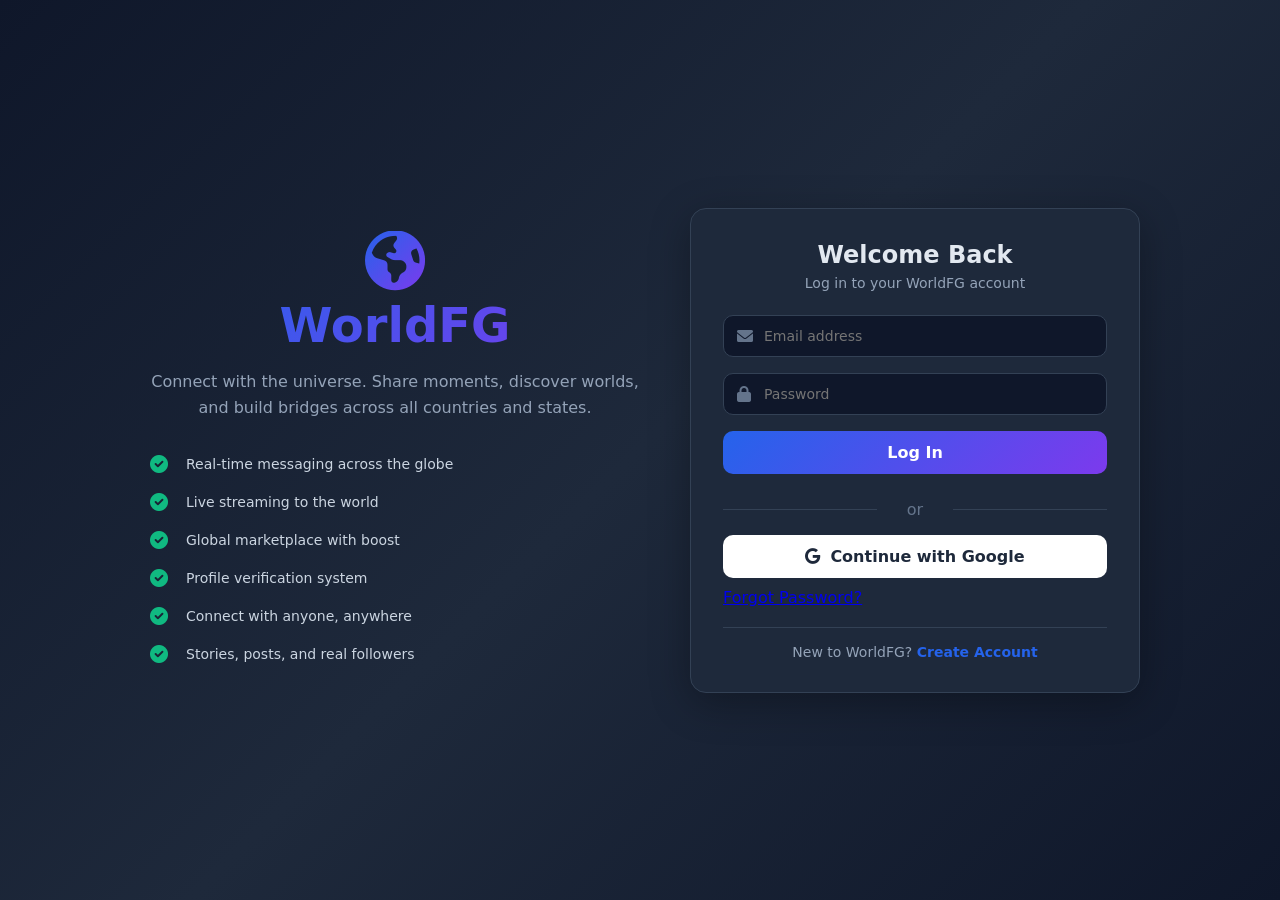
<file: index.html>
<!DOCTYPE html>
<html lang="en">
<head>
    <meta charset="UTF-8">
    <meta name="viewport" content="width=device-width, initial-scale=1.0">
    <title>WorldFG - Connect The Universe</title>
    <link rel="stylesheet" href="styles.css">
    <link rel="stylesheet" href="https://cdnjs.cloudflare.com/ajax/libs/font-awesome/6.0.0-beta3/css/all.min.css">
</head>
<body class="auth-body">
    <div class="auth-container">
        <div class="auth-left">
            <div class="brand-logo">
                <i class="fas fa-globe-americas"></i>
                <h1>WorldFG</h1>
            </div>
            <p class="brand-tagline">Connect with the universe. Share moments, discover worlds, and build bridges across all countries and states.</p>
            <div class="feature-list">
                <div class="feature-item"><i class="fas fa-check-circle"></i> Real-time messaging across the globe</div>
                <div class="feature-item"><i class="fas fa-check-circle"></i> Live streaming to the world</div>
                <div class="feature-item"><i class="fas fa-check-circle"></i> Global marketplace with boost</div>
                <div class="feature-item"><i class="fas fa-check-circle"></i> Profile verification system</div>
                <div class="feature-item"><i class="fas fa-check-circle"></i> Connect with anyone, anywhere</div>
                <div class="feature-item"><i class="fas fa-check-circle"></i> Stories, posts, and real followers</div>
            </div>
        </div>
        <div class="auth-right">
            <!-- Login Form -->
            <div class="auth-card" id="loginCard">
                <div class="auth-header">
                    <h2>Welcome Back</h2>
                    <p>Log in to your WorldFG account</p>
                </div>
                <div class="error-message" id="loginError"></div>
                <form onsubmit="handleLogin(event)">
                    <div class="input-group">
                        <i class="fas fa-envelope"></i>
                        <input type="email" id="loginEmail" placeholder="Email address" required>
                    </div>
                    <div class="input-group">
                        <i class="fas fa-lock"></i>
                        <input type="password" id="loginPassword" placeholder="Password" required>
                    </div>
                    <button type="submit" class="auth-btn primary-btn">Log In</button>
                </form>
                <div class="auth-divider"><span>or</span></div>
                <button type="button" class="auth-btn google-btn" onclick="googleLogin()">
                    <i class="fab fa-google"></i> Continue with Google
                </button>
                <div class="auth-links">
                    <a href="#" onclick="showForgotPassword()">Forgot Password?</a>
                </div>
                <div class="auth-switch">
                    <p>New to WorldFG? <a href="#" onclick="showRegister()">Create Account</a></p>
                </div>
            </div>

            <!-- Register Form -->
            <div class="auth-card" id="registerCard" style="display:none;">
                <div class="auth-header">
                    <h2>Join WorldFG</h2>
                    <p>It's free and always will be</p>
                </div>
                <div class="error-message" id="registerError"></div>
                <form onsubmit="handleRegister(event)">
                    <div class="name-inputs">
                        <div class="input-group">
                            <input type="text" id="regFirstName" placeholder="First name" required>
                        </div>
                        <div class="input-group">
                            <input type="text" id="regLastName" placeholder="Last name" required>
                        </div>
                    </div>
                    <div class="input-group">
                        <i class="fas fa-envelope"></i>
                        <input type="email" id="regEmail" placeholder="Email address" required>
                    </div>
                    <div class="input-group">
                        <i class="fas fa-lock"></i>
                        <input type="password" id="regPassword" placeholder="Password (min 6 characters)" required minlength="6">
                    </div>
                    <div class="input-group">
                        <i class="fas fa-calendar"></i>
                        <input type="date" id="regBirthday" required>
                    </div>
                    <!-- Gender Selection (Hidden/Private like Facebook) -->
                    <div class="input-group">
                        <i class="fas fa-venus-mars"></i>
                        <select id="regGender" required style="padding-left:40px;">
                            <option value="">Select Gender</option>
                            <option value="female">👩 Female</option>
                            <option value="male">👨 Male</option>
                            <option value="custom">⚧ Custom</option>
                        </select>
                    </div>
                    <!-- Custom Gender (shown only when Custom is selected) -->
                    <div class="input-group" id="customGenderGroup" style="display:none;">
                        <i class="fas fa-transgender"></i>
                        <input type="text" id="regCustomGender" placeholder="Enter your gender identity">
                    </div>
                    <!-- Pronoun Selection (Hidden/Private) -->
                    <div class="input-group" id="pronounGroup" style="display:none;">
                        <i class="fas fa-user-tag"></i>
                        <select id="regPronoun">
                            <option value="">Select Pronoun (Optional)</option>
                            <option value="she/her">She/Her</option>
                            <option value="he/him">He/Him</option>
                            <option value="they/them">They/Them</option>
                            <option value="other">Other</option>
                        </select>
                    </div>
                    <!-- Language Selection -->
                    <div class="input-group">
                        <i class="fas fa-language"></i>
                        <select id="regLanguage" style="padding-left:40px;">
                            <option value="en">🌐 English</option>
                            <option value="es">🌐 Español (Spanish)</option>
                            <option value="fr">🌐 Français (French)</option>
                            <option value="de">🌐 Deutsch (German)</option>
                            <option value="zh">🌐 中文 (Chinese)</option>
                            <option value="ar">🌐 العربية (Arabic)</option>
                            <option value="pt">🌐 Português (Portuguese)</option>
                            <option value="hi">🌐 हिन्दी (Hindi)</option>
                            <option value="ja">🌐 日本語 (Japanese)</option>
                            <option value="ko">🌐 한국어 (Korean)</option>
                            <option value="ru">🌐 Русский (Russian)</option>
                            <option value="it">🌐 Italiano (Italian)</option>
                            <option value="nl">🌐 Nederlands (Dutch)</option>
                            <option value="tr">🌐 Türkçe (Turkish)</option>
                            <option value="sw">🌐 Kiswahili (Swahili)</option>
                            <option value="yo">🌐 Yorùbá</option>
                            <option value="ha">🌐 Hausa</option>
                            <option value="ig">🌐 Igbo</option>
                            <option value="zu">🌐 isiZulu</option>
                        </select>
                    </div>
                    <div class="input-group">
                        <i class="fas fa-map-marker-alt"></i>
                        <select id="regCountry" required>
                            <option value="">Select Your Country</option>
                            <option value="Nigeria">🇳🇬 Nigeria</option>
                            <option value="Ghana">🇬🇭 Ghana</option>
                            <option value="Kenya">🇰🇪 Kenya</option>
                            <option value="South Africa">🇿🇦 South Africa</option>
                            <option value="USA">🇺🇸 United States</option>
                            <option value="UK">🇬🇧 United Kingdom</option>
                            <option value="India">🇮🇳 India</option>
                            <option value="Brazil">🇧🇷 Brazil</option>
                            <option value="China">🇨🇳 China</option>
                            <option value="Japan">🇯🇵 Japan</option>
                            <option value="Australia">🇦🇺 Australia</option>
                            <option value="Canada">🇨🇦 Canada</option>
                            <option value="Germany">🇩🇪 Germany</option>
                            <option value="France">🇫🇷 France</option>
                            <option value="UAE">🇦🇪 UAE</option>
                            <option value="Other">🌍 Other Country</option>
                        </select>
                    </div>
                    <p style="font-size:11px; color:#64748b; margin-bottom:12px;">
                        By clicking Create Account, you agree to our Terms and that you have read our Privacy Policy.
                    </p>
                    <button type="submit" class="auth-btn primary-btn">Create Account</button>
                </form>
                <div class="auth-switch">
                    <p>Already have an account? <a href="#" onclick="showLogin()">Log In</a></p>
                </div>
            </div>
        </div>
    </div>

    <!-- Forgot Password Modal -->
    <div class="modal-overlay" id="forgotPasswordModal" style="display:none;">
        <div class="modal-content">
            <h3 style="margin-bottom:12px;">Reset Your Password</h3>
            <p style="color:#94a3b8; margin-bottom:16px; font-size:14px;">Enter your email address and we'll send you a reset link.</p>
            <div class="input-group">
                <i class="fas fa-envelope"></i>
                <input type="email" id="resetEmail" placeholder="Email address">
            </div>
            <div style="display:flex; gap:8px;">
                <button onclick="resetPassword()" class="primary-btn" style="flex:1;">Send Reset Link</button>
                <button onclick="document.getElementById('forgotPasswordModal').style.display='none'" style="flex:1; background:var(--border); color:white; border:none; padding:12px; border-radius:8px; cursor:pointer;">Cancel</button>
            </div>
        </div>
    </div>

    <script src="data.js"></script>
    <script>
        function showRegister() {
            document.getElementById('loginCard').style.display = 'none';
            document.getElementById('registerCard').style.display = 'block';
            document.getElementById('loginError').style.display = 'none';
        }

        function showLogin() {
            document.getElementById('loginCard').style.display = 'block';
            document.getElementById('registerCard').style.display = 'none';
            document.getElementById('registerError').style.display = 'none';
        }

        function showForgotPassword() {
            document.getElementById('forgotPasswordModal').style.display = 'flex';
        }

        function resetPassword() {
            const email = document.getElementById('resetEmail').value.trim();
            if (!email) {
                alert('Please enter your email address.');
                return;
            }
            const user = DB.users.find(u => u.email === email.toLowerCase());
            if (!user) {
                alert('No account found with that email address.');
                return;
            }
            alert('✅ Password reset link sent to ' + email + '!\n\n(Simulated - In production, this would send a real email)');
            document.getElementById('forgotPasswordModal').style.display = 'none';
        }

        // Gender selection logic
        document.getElementById('regGender')?.addEventListener('change', function() {
            const customGroup = document.getElementById('customGenderGroup');
            const pronounGroup = document.getElementById('pronounGroup');
            
            if (this.value === 'custom') {
                customGroup.style.display = 'block';
                pronounGroup.style.display = 'block';
            } else if (this.value === 'female' || this.value === 'male') {
                customGroup.style.display = 'none';
                pronounGroup.style.display = 'block';
            } else {
                customGroup.style.display = 'none';
                pronounGroup.style.display = 'none';
            }
        });

        function handleRegister(e) {
            e.preventDefault();
            const errorEl = document.getElementById('registerError');
            const email = document.getElementById('regEmail').value.trim().toLowerCase();
            const password = document.getElementById('regPassword').value;
            const firstName = document.getElementById('regFirstName').value.trim();
            const lastName = document.getElementById('regLastName').value.trim();
            const country = document.getElementById('regCountry').value;
            const birthday = document.getElementById('regBirthday').value;
            const gender = document.getElementById('regGender').value;
            const customGender = document.getElementById('regCustomGender').value.trim();
            const pronoun = document.getElementById('regPronoun').value;
            const language = document.getElementById('regLanguage').value;

            if (DB.users.find(u => u.email === email)) {
                errorEl.textContent = 'An account with this email already exists.';
                errorEl.style.display = 'block';
                return;
            }

            const newUser = {
                id: 'user_' + Date.now(),
                email: email,
                password: password,
                firstName: firstName,
                lastName: lastName,
                fullName: firstName + ' ' + lastName,
                country: country,
                birthday: birthday,
                gender: gender === 'custom' ? customGender : gender,
                pronoun: pronoun || '',
                language: language || 'en',
                avatar: firstName.charAt(0).toUpperCase(),
                profilePic: null,
                coverPic: null,
                bio: '',
                verified: false,
                joined: new Date().toISOString(),
                location: country,
                website: '',
                work: '',
                education: '',
                phone: ''
            };

            DB.users.push(newUser);
            DB.friends[newUser.id] = [];
            DB.friendRequests[newUser.id] = [];
            DB.followers[newUser.id] = [];
            DB.currentUser = newUser;
            
            // Save language preference
            localStorage.setItem('worldfg_language', language);
            
            saveDB();
            window.location.href = 'home.html';
        }

        function handleLogin(e) {
            e.preventDefault();
            const errorEl = document.getElementById('loginError');
            const email = document.getElementById('loginEmail').value.trim().toLowerCase();
            const password = document.getElementById('loginPassword').value;

            const user = DB.users.find(u => u.email === email && u.password === password);
            if (!user) {
                errorEl.textContent = 'Invalid email or password. Please try again.';
                errorEl.style.display = 'block';
                return;
            }

            DB.currentUser = user;
            
            // Restore language preference
            if (user.language) {
                localStorage.setItem('worldfg_language', user.language);
            }
            
            saveDB();
            window.location.href = 'home.html';
        }

        function googleLogin() {
            const demoUser = {
                id: 'user_google_' + Date.now(),
                email: 'demo@worldfg.com',
                password: 'demo123',
                firstName: 'Demo',
                lastName: 'User',
                fullName: 'Demo User',
                country: 'Global',
                birthday: '2000-01-01',
                gender: 'male',
                pronoun: 'he/him',
                language: 'en',
                avatar: 'D',
                profilePic: null,
                coverPic: null,
                bio: 'WorldFG Explorer 🌍',
                verified: true,
                joined: new Date().toISOString(),
                location: 'Worldwide',
                website: '',
                work: '',
                education: '',
                phone: ''
            };

            if (!DB.users.find(u => u.email === demoUser.email)) {
                DB.users.push(demoUser);
                DB.friends[demoUser.id] = [];
                DB.friendRequests[demoUser.id] = [];
                DB.followers[demoUser.id] = [];
            }

            DB.currentUser = DB.users.find(u => u.email === demoUser.email);
            localStorage.setItem('worldfg_language', 'en');
            saveDB();
            window.location.href = 'home.html';
        }

        // Close modals on outside click
        document.getElementById('forgotPasswordModal')?.addEventListener('click', function(e) {
            if (e.target === this) this.style.display = 'none';
        });
    </script>
</body>
</html>
</file>
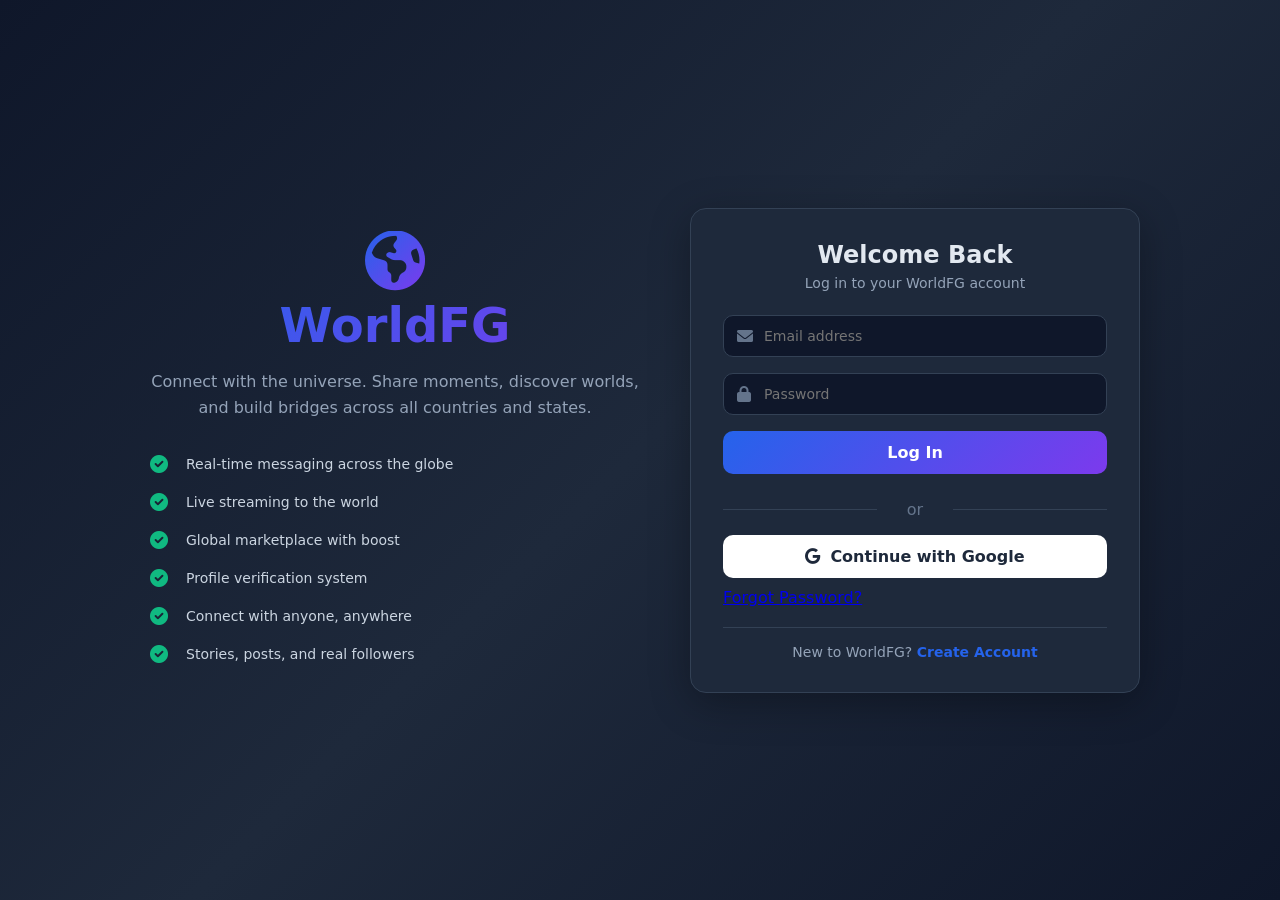
<file: friends.html>
<!DOCTYPE html>
<html lang="en">
<head>
    <meta charset="UTF-8">
    <meta name="viewport" content="width=device-width, initial-scale=1.0">
    <title>WorldFG - Friends</title>
    <link rel="stylesheet" href="styles.css">
    <link rel="stylesheet" href="https://cdnjs.cloudflare.com/ajax/libs/font-awesome/6.0.0-beta3/css/all.min.css">
</head>
<body>
    <header class="platform-header">
        <a href="home.html" class="platform-logo">🌍 WorldFG</a>
        <div class="search-container">
            <i class="fas fa-search"></i>
            <input type="text" id="searchInput" placeholder="Search people..." oninput="handleSearch()">
            <div class="search-results-dropdown" id="searchResults"></div>
        </div>
        <div class="nav-icons">
            <a href="home.html" class="nav-icon"><i class="fas fa-home"></i></a>
            <a href="friends.html" class="nav-icon active"><i class="fas fa-user-friends"></i></a>
            <a href="marketplace.html" class="nav-icon"><i class="fas fa-store"></i></a>
            <a href="live.html" class="nav-icon"><i class="fas fa-video"></i></a>
            <a href="messages.html" class="nav-icon"><i class="fas fa-comment-dots"></i></a>
        </div>
        <div class="header-right-icons">
            <a href="profile.html" class="user-menu-trigger">
                <div class="user-avatar-small" id="headerAvatar">U</div>
                <span id="headerUserName">User</span>
            </a>
        </div>
    </header>

    <div style="max-width:1000px; margin:16px auto; padding:0 16px;">
        <h1 style="margin-bottom:16px;">👥 Friends</h1>
        
        <div class="tabs">
            <button class="tab-btn active" onclick="showTab('friends')">All Friends</button>
            <button class="tab-btn" onclick="showTab('requests')">Friend Requests</button>
            <button class="tab-btn" onclick="showTab('suggestions')">Suggestions</button>
        </div>
        
        <div id="friendsTab">
            <div class="friends-grid" id="friendsContainer"></div>
        </div>
        
        <div id="requestsTab" style="display:none;">
            <div class="friends-grid" id="requestsContainer"></div>
        </div>
        
        <div id="suggestionsTab" style="display:none;">
            <div class="friends-grid" id="suggestionsContainer"></div>
        </div>
    </div>

    <script src="data.js"></script>
    <script src="app.js"></script>
    <script>
        function showTab(tab) {
            document.querySelectorAll('.tab-btn').forEach(b => b.classList.remove('active'));
            event.target.classList.add('active');
            
            document.getElementById('friendsTab').style.display = tab === 'friends' ? 'block' : 'none';
            document.getElementById('requestsTab').style.display = tab === 'requests' ? 'block' : 'none';
            document.getElementById('suggestionsTab').style.display = tab === 'suggestions' ? 'block' : 'none';
            
            if (tab === 'friends') renderFriendsTab();
            if (tab === 'requests') renderRequestsTab();
            if (tab === 'suggestions') renderSuggestionsTab();
        }
        
        function renderFriendsTab() {
            const currentUser = getCurrentUser();
            const friendIds = DB.friends[currentUser.id] || [];
            const friends = DB.users.filter(u => friendIds.includes(u.id));
            
            const container = document.getElementById('friendsContainer');
            container.innerHTML = friends.map(f => `
                <div class="friend-card">
                    <div class="friend-avatar" onclick="viewProfile('${f.id}')" style="cursor:pointer;">
                        ${f.profilePic ? `<img src="${f.profilePic}" style="width:100%;height:100%;object-fit:cover;">` : f.avatar}
                    </div>
                    <strong>${f.fullName}</strong> ${f.verified ? '<i class="fas fa-check-circle verified-check"></i>' : ''}
                    <div style="font-size:12px; color:#64748b;">${f.location || f.country}</div>
                    <button onclick="removeFriend('${f.id}')" style="background:var(--danger); color:white; border:none; padding:6px 12px; border-radius:6px; cursor:pointer; margin-top:8px;">Remove</button>
                </div>
            `).join('') || '<p>No friends yet. Search and add friends!</p>';
        }
        
        function renderRequestsTab() {
            const currentUser = getCurrentUser();
            const requests = DB.friendRequests[currentUser.id] || [];
            const users = DB.users.filter(u => requests.includes(u.id));
            
            const container = document.getElementById('requestsContainer');
            container.innerHTML = users.map(u => `
                <div class="friend-card">
                    <div class="friend-avatar">
                        ${u.profilePic ? `<img src="${u.profilePic}" style="width:100%;height:100%;object-fit:cover;">` : u.avatar}
                    </div>
                    <strong>${u.fullName}</strong>
                    <div style="display:flex; gap:6px; justify-content:center; margin-top:8px;">
                        <button onclick="acceptRequest('${u.id}')" style="background:var(--success); color:white; border:none; padding:6px 12px; border-radius:6px; cursor:pointer;">Accept</button>
                        <button onclick="rejectRequest('${u.id}')" style="background:var(--danger); color:white; border:none; padding:6px 12px; border-radius:6px; cursor:pointer;">Reject</button>
                    </div>
                </div>
            `).join('') || '<p>No pending friend requests</p>';
        }
        
        function renderSuggestionsTab() {
            const currentUser = getCurrentUser();
            const friendIds = DB.friends[currentUser.id] || [];
            const suggestions = DB.users.filter(u => u.id !== currentUser.id && !friendIds.includes(u.id));
            
            const container = document.getElementById('suggestionsContainer');
            container.innerHTML = suggestions.map(u => `
                <div class="friend-card">
                    <div class="friend-avatar">
                        ${u.profilePic ? `<img src="${u.profilePic}" style="width:100%;height:100%;object-fit:cover;">` : u.avatar}
                    </div>
                    <strong>${u.fullName}</strong>
                    <div style="font-size:12px; color:#64748b;">${u.location || u.country}</div>
                    <button onclick="sendFriendRequest('${u.id}')" style="background:var(--primary); color:white; border:none; padding:6px 12px; border-radius:6px; cursor:pointer; margin-top:8px;">Add Friend</button>
                </div>
            `).join('') || '<p>No suggestions available</p>';
        }
        
        function acceptRequest(userId) {
            const currentUser = getCurrentUser();
            if (!DB.friends[currentUser.id]) DB.friends[currentUser.id] = [];
            if (!DB.friends[userId]) DB.friends[userId] = [];
            
            DB.friends[currentUser.id].push(userId);
            DB.friends[userId].push(currentUser.id);
            DB.friendRequests[currentUser.id] = (DB.friendRequests[currentUser.id] || []).filter(id => id !== userId);
            
            saveDB();
            renderRequestsTab();
            addNotification('👥 Friend', 'Friend request accepted!');
            alert('✅ Friend request accepted!');
        }
        
        function rejectRequest(userId) {
            DB.friendRequests[getCurrentUser().id] = (DB.friendRequests[getCurrentUser().id] || []).filter(id => id !== userId);
            saveDB();
            renderRequestsTab();
        }
        
        // Initial render
        renderFriendsTab();
        initPage();
    </script>
</body>
</html>
</file>
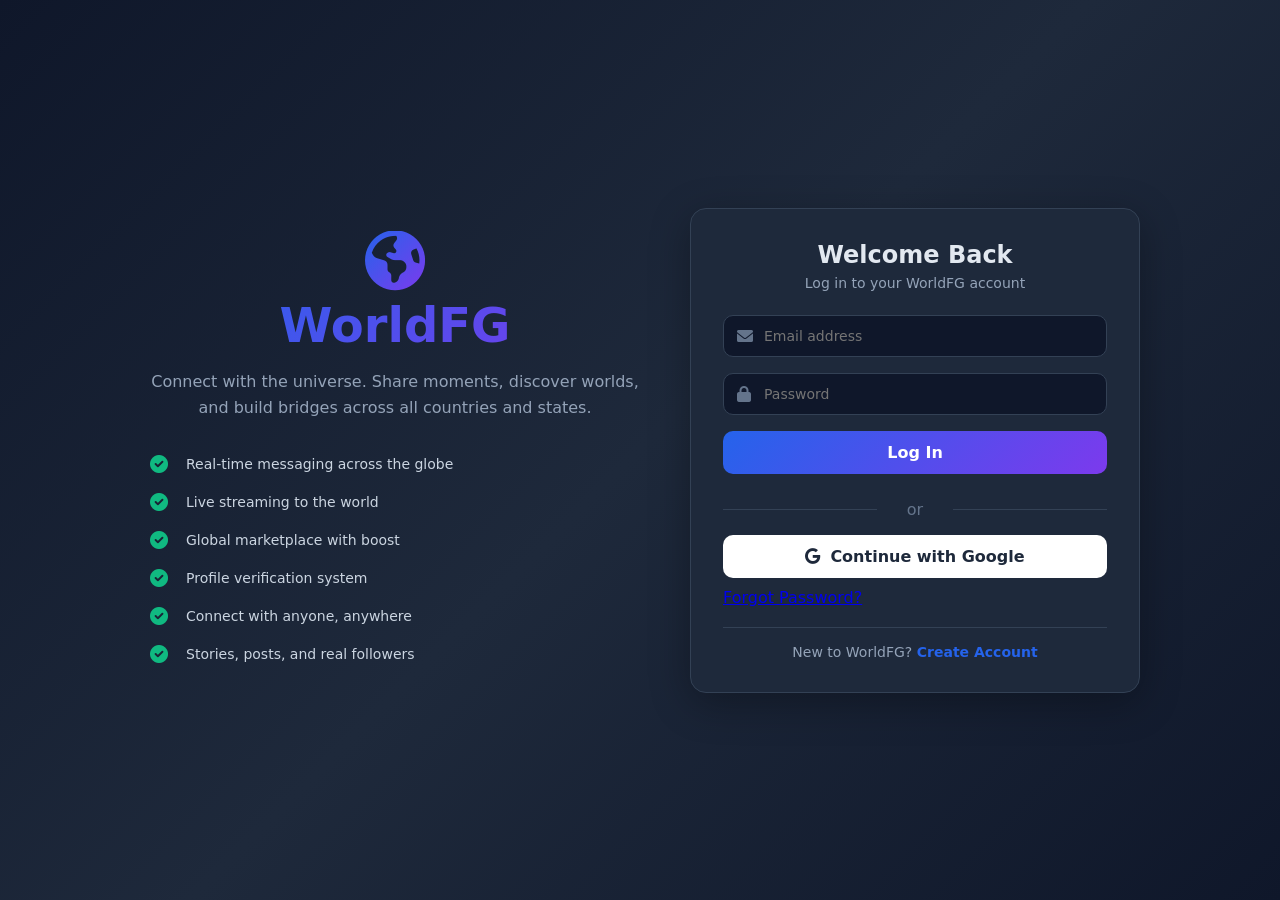
<file: home.html>
<!DOCTYPE html>
<html lang="en">
<head>
    <meta charset="UTF-8">
    <meta name="viewport" content="width=device-width, initial-scale=1.0">
    <title>WorldFG - Home</title>
    <link rel="stylesheet" href="styles.css">
    <link rel="stylesheet" href="https://cdnjs.cloudflare.com/ajax/libs/font-awesome/6.0.0-beta3/css/all.min.css">
    <style>
        .news-ticker { background: var(--card); border: 1px solid var(--border); border-radius: 8px; padding: 8px 12px; margin-bottom: 12px; overflow: hidden; white-space: nowrap; }
        .news-ticker-content { display: inline-block; animation: ticker 40s linear infinite; color: #e2e8f0; font-size: 13px; }
        @keyframes ticker { 0% { transform: translateX(100%); } 100% { transform: translateX(-100%); } }
        .news-ticker-content span { margin: 0 30px; color: var(--warning); font-weight: 600; }
        .ad-banner { background: linear-gradient(135deg, #f59e0b, #ef4444); color: white; padding: 12px; border-radius: 8px; margin: 8px 0; text-align: center; cursor: pointer; font-weight: 600; }
        .youtube-embed { width: 100%; height: 220px; border-radius: 8px; border: none; margin: 8px 0; }
        .content-label { display: inline-block; padding: 2px 10px; border-radius: 12px; font-size: 10px; font-weight: 700; margin-left: 8px; color: white; }

        /* Reaction Picker - Facebook Style */
        .reaction-container { position: relative; display: inline-block; }
        .reaction-picker { position: absolute; bottom: 40px; left: -20px; background: var(--card); border: 1px solid var(--border); border-radius: 30px; padding: 8px 12px; display: none; gap: 6px; z-index: 500; white-space: nowrap; box-shadow: 0 8px 25px rgba(0,0,0,0.5); }
        .reaction-picker.show { display: flex; }
        .reaction-emoji { font-size: 32px; cursor: pointer; transition: 0.15s; padding: 4px; border-radius: 50%; }
        .reaction-emoji:hover { transform: scale(1.4); background: var(--hover); }
        .reaction-btn-main { cursor: pointer; display: flex; align-items: center; gap: 4px; }

        /* Profile Modal */
        .profile-modal { position: fixed; top: 0; left: 0; right: 0; bottom: 0; background: rgba(0,0,0,0.8); z-index: 9999; display: flex; align-items: center; justify-content: center; }
        .profile-modal-content { background: var(--card); border: 1px solid var(--border); border-radius: 16px; padding: 24px; width: 90%; max-width: 500px; max-height: 80vh; overflow-y: auto; }
        .user-list-item { display: flex; align-items: center; gap: 12px; padding: 10px; border-radius: 8px; cursor: pointer; }
        .user-list-item:hover { background: var(--hover); }
        .user-list-avatar { width: 44px; height: 44px; border-radius: 50%; background: var(--gradient); overflow: hidden; flex-shrink: 0; display: flex; align-items: center; justify-content: center; font-weight: bold; color: white; font-size: 18px; }
        .user-list-avatar img { width: 100%; height: 100%; object-fit: cover; }

        /* Comment section */
        .comment-item { display: flex; gap: 8px; margin: 8px 0; align-items: flex-start; }
        .comment-avatar { width: 32px; height: 32px; border-radius: 50%; background: var(--gradient); overflow: hidden; flex-shrink: 0; cursor: pointer; display: flex; align-items: center; justify-content: center; font-weight: bold; color: white; font-size: 14px; }
        .comment-avatar img { width: 100%; height: 100%; object-fit: cover; }
        .comment-bubble { background: var(--dark); padding: 8px 12px; border-radius: 18px; font-size: 13px; flex: 1; }
        .comment-name { font-weight: 600; font-size: 12px; cursor: pointer; color: var(--primary); }
    </style>
</head>
<body>
    <header class="platform-header">
        <a href="home.html" class="platform-logo">🌍 WorldFG</a>
        <div class="search-container">
            <i class="fas fa-search"></i>
            <input type="text" id="searchInput" placeholder="Search..." oninput="handleSearch()">
            <div class="search-results-dropdown" id="searchResults"></div>
        </div>
        <div class="nav-icons">
            <a href="home.html" class="nav-icon active"><i class="fas fa-home"></i></a>
            <a href="friends.html" class="nav-icon"><i class="fas fa-user-friends"></i></a>
            <a href="marketplace.html" class="nav-icon"><i class="fas fa-store"></i></a>
            <a href="live.html" class="nav-icon"><i class="fas fa-video"></i></a>
            <a href="messages.html" class="nav-icon"><i class="fas fa-comment-dots"></i></a>
        </div>
        <div class="header-right-icons">
            <button class="icon-badge" onclick="toggleNotifications()"><i class="fas fa-bell"></i><span class="badge-count" id="notifBadge">0</span></button>
            <a href="profile.html" class="user-menu-trigger"><div class="user-avatar-small" id="headerAvatar">U</div><span id="headerUserName">User</span></a>
        </div>
    </header>

    <div class="dropdown-panel" id="notifPanel" style="right:120px;"><h4>🔔 Notifications</h4><div id="notifList"><p style="color:#64748b;">No notifications</p></div></div>

    <div class="main-layout">
        <aside class="sidebar-left">
            <div class="card-widget">
                <a href="profile.html" class="sidebar-link-item"><div class="user-avatar-small" id="sidebarAvatar">U</div><span id="sidebarUserName">User</span></a>
                <a href="friends.html" class="sidebar-link-item"><i class="fas fa-user-friends"></i> Friends <span id="friendCountSidebar">(0)</span></a>
                <a href="stories.html" class="sidebar-link-item"><i class="fas fa-history"></i> Stories</a>
                <a href="live.html" class="sidebar-link-item"><i class="fas fa-video"></i> Live</a>
                <a href="marketplace.html" class="sidebar-link-item"><i class="fas fa-store"></i> Marketplace</a>
                <a href="messages.html" class="sidebar-link-item"><i class="fas fa-comment-dots"></i> Messages</a>
                <a href="settings.html" class="sidebar-link-item"><i class="fas fa-cog"></i> Settings</a>
            </div>
        </aside>

        <main class="main-content">
            <div class="news-ticker">
                <div class="news-ticker-content" id="newsTicker"><span>🔴</span> Loading world news...</div>
            </div>
            <div class="card-widget"><div class="stories-container" id="storiesContainer"></div></div>
            <div class="card-widget">
                <div class="status-creator">
                    <div class="user-avatar-small" id="feedAvatar">U</div>
                    <input type="text" id="statusInput" placeholder="What's on your mind?" onkeypress="if(event.key==='Enter')createPost()">
                </div>
                <div class="status-actions">
                    <button class="status-action-btn" onclick="goLive()"><i class="fas fa-video" style="color:#ef4444;"></i> Live</button>
                    <button class="status-action-btn" onclick="document.getElementById('mediaUpload').click()"><i class="fas fa-camera" style="color:#10b981;"></i> Photo</button>
                    <button class="status-action-btn" onclick="createPost()"><i class="fas fa-smile" style="color:#f59e0b;"></i> Post</button>
                </div>
                <input type="file" id="mediaUpload" accept="image/*,video/*" style="display:none;" onchange="handleMediaUpload(event)">
            </div>
            <div id="dynamicNewsFeed"></div>
            <div id="postsContainer"></div>
        </main>

        <aside class="sidebar-right">
            <div class="card-widget"><h4><i class="fas fa-fire"></i> Trending</h4><div id="trendingTopics"></div></div>
            <div class="card-widget"><h4><i class="fas fa-newspaper"></i> World News</h4><div id="worldNewsSidebar"></div></div>
            <div class="card-widget"><h4><span class="live-indicator"></span> Live Now</h4><p style="font-size:13px;color:#94a3b8;">🎵 DJ Mix • 1.2K watching</p></div>
            <div class="card-widget"><h4>👥 People You May Know</h4><div id="friendSuggestions"></div></div>
        </aside>
    </div>

    <div class="chat-widget-bottom" id="chatWidget" style="display:none;">
        <div class="chat-widget-header"><span><i class="fas fa-comments"></i> Chats</span><span onclick="document.getElementById('chatWidget').style.display='none'" style="cursor:pointer;">✕</span></div>
        <div id="chatContactsList" style="max-height:250px;overflow-y:auto;"></div>
        <div id="chatWindowInner" style="display:none;">
            <div style="padding:8px;background:var(--primary-dark);display:flex;justify-content:space-between;"><span id="chatPartnerLabel">Chat</span></div>
            <div id="chatMessagesArea" style="height:250px;overflow-y:auto;padding:12px;background:var(--dark);"></div>
            <div style="display:flex;padding:8px;gap:8px;"><input type="text" id="chatMsgInput" placeholder="Type..." style="flex:1;padding:8px;border-radius:20px;background:var(--dark);border:1px solid var(--border);color:#e2e8f0;"><button onclick="sendChatMsg()" style="background:var(--primary);border:none;color:white;padding:8px 16px;border-radius:20px;cursor:pointer;">Send</button></div>
        </div>
    </div>

    <script src="data.js"></script>
    <script>
        console.log('WorldFG Home loaded');

        // ============ FAKE USERS FOR DEMO ============
        var fakeUsers = [
            { name: 'Sarah Johnson', avatar: 'S', location: 'Lagos, Nigeria', verified: true },
            { name: 'Mike Chen', avatar: 'M', location: 'New York, USA', verified: false },
            { name: 'Amina Yusuf', avatar: 'A', location: 'Nairobi, Kenya', verified: true },
            { name: 'David Silva', avatar: 'D', location: 'London, UK', verified: false },
            { name: 'Priya Patel', avatar: 'P', location: 'Mumbai, India', verified: true },
            { name: 'Carlos Rivera', avatar: 'C', location: 'Mexico City, Mexico', verified: false },
            { name: 'Fatima Mohammed', avatar: 'F', location: 'Dubai, UAE', verified: true },
            { name: 'John Anderson', avatar: 'J', location: 'Sydney, Australia', verified: false },
            { name: 'Wei Zhang', avatar: 'W', location: 'Beijing, China', verified: true },
            { name: 'Maria Santos', avatar: 'M', location: 'São Paulo, Brazil', verified: false },
            { name: 'Kwame Nkrumah', avatar: 'K', location: 'Accra, Ghana', verified: true },
            { name: 'Olga Petrova', avatar: 'O', location: 'Moscow, Russia', verified: false }
        ];

        var videoList = [
            { id: 'Nq2wYlWFucg', title: 'BBC Global News Update', channel: 'BBC News', cat: 'news' },
            { id: '9Auq9mYxFEE', title: 'World News Today', channel: 'Global News', cat: 'news' },
            { id: 'FT3ODSg1GFE', title: 'Latest Tech Review', channel: 'Tech Insider', cat: 'tech' },
            { id: 'dQw4w9WgXcQ', title: 'Trending Comedy', channel: 'Comedy Central', cat: 'comedy' },
            { id: 'kJQP7kiw5Fk', title: 'Top Music Video', channel: 'Vevo', cat: 'music' },
            { id: 'RgKAFK5djSk', title: 'See You Again', channel: 'Wiz Khalifa', cat: 'music' },
            { id: 'JGwWNGJdvx8', title: 'Shape of You', channel: 'Ed Sheeran', cat: 'music' },
            { id: 'hT_nvWreIhg', title: 'Movie Trailer 2025', channel: 'Movies', cat: 'entertainment' },
            { id: 'CevxZvSJLk8', title: 'Nature Documentary', channel: 'Nat Geo', cat: 'nature' },
            { id: 'XqZsoesa55w', title: 'Viral Video', channel: 'ViralHub', cat: 'viral' },
            { id: 'eVTXPUF4Oz4', title: 'Not Afraid', channel: 'Eminem', cat: 'music' },
            { id: 'fJ9rUzIMcZQ', title: 'Bohemian Rhapsody', channel: 'Queen', cat: 'music' }
        ];

        var headlinesList = [
            'Global Markets Hit Record Highs', 'Climate Summit Reaches Historic Deal',
            'Apple Unveils New AI Technology', 'World Cup: Shocking Upset in Finals',
            'Scientists Discover New Planet', 'SpaceX Mars Mission Successful',
            'African Union Launches Digital Fund', 'Olympics 2028 Adds New Sports',
            'Nuclear Fusion Breakthrough', 'WHO Approves New Malaria Vaccine',
            'Major Cyber Attack Thwarted', 'ISS Extended to 2035',
            'World Bank: Poverty at Record Low', 'New Whale Species Discovered'
        ];

        var colors = { news: '#ef4444', tech: '#8b5cf6', comedy: '#f59e0b', music: '#10b981', viral: '#ec4899', entertainment: '#3b82f6', nature: '#059669' };

        // Store reaction data per post
        var postReactions = {};

        function shuffle(arr) { var a = arr.slice(); for (var i = a.length-1; i>0; i--) { var j = Math.floor(Math.random()*(i+1)); var t = a[i]; a[i] = a[j]; a[j] = t; } return a; }
        function getRandom(arr, n) { return shuffle(arr).slice(0, n); }
        function formatNum(n) { if (n>=1000000) return (n/1000000).toFixed(1)+'M'; if (n>=1000) return (n/1000).toFixed(1)+'K'; return n; }
        function getTime() { var m = Math.floor(Math.random()*59)+1; var h = Math.floor(Math.random()*12)+1; return Math.random()>0.6 ? m+' minutes ago' : h+' hour'+(h>1?'s':'')+' ago'; }

        // ============ REACTION PICKER ============
        var activeReactionPicker = null;
        var reactionHoldTimer = null;

        function showReactionPicker(event, postId) {
            event.preventDefault();
            event.stopPropagation();
            closeAllReactionPickers();
            var picker = document.getElementById('reaction-picker-' + postId);
            if (picker) {
                picker.classList.add('show');
                activeReactionPicker = picker;
            }
        }

        function closeAllReactionPickers() {
            var pickers = document.querySelectorAll('.reaction-picker');
            for (var i = 0; i < pickers.length; i++) {
                pickers[i].classList.remove('show');
            }
            activeReactionPicker = null;
        }

        function selectReaction(postId, emoji, type) {
            if (!postReactions[postId]) {
                postReactions[postId] = { type: 'like', emoji: '👍' };
            }
            postReactions[postId] = { type: type, emoji: emoji };
            closeAllReactionPickers();
            updateReactionDisplay(postId);
            alert('✅ Reacted with ' + emoji + ' ' + type + '!');
        }

        function updateReactionDisplay(postId) {
            var display = document.getElementById('reaction-display-' + postId);
            if (display && postReactions[postId]) {
                display.textContent = postReactions[postId].emoji + ' ' + postReactions[postId].type;
                display.style.color = '#2563eb';
                display.style.fontWeight = 'bold';
            }
        }

        // ============ SHOW WHO REACTED ============
        function showWhoReacted(postId) {
            var users = getRandom(fakeUsers, Math.floor(Math.random()*6)+2);
            var modal = document.createElement('div');
            modal.className = 'profile-modal';
            modal.innerHTML = '<div class="profile-modal-content">' +
                '<h3 style="margin-bottom:12px;">👥 People Who Reacted</h3>' +
                users.map(function(u) {
                    return '<div class="user-list-item" onclick="viewUserProfile(\'' + u.name + '\')">' +
                        '<div class="user-list-avatar">' + u.avatar + '</div>' +
                        '<div style="flex:1;"><strong>' + u.name + '</strong> ' + (u.verified ? '<i class="fas fa-check-circle" style="color:#1877f2;font-size:12px;"></i>' : '') + '<div style="font-size:11px;color:#64748b;">📍 ' + u.location + '</div></div>' +
                        '<button onclick="event.stopPropagation();sendFriendReq(\'' + u.name + '\')" style="background:var(--primary);color:white;border:none;padding:6px 14px;border-radius:16px;cursor:pointer;font-size:12px;">+ Follow</button>' +
                    '</div>';
                }).join('') +
                '<button onclick="this.parentElement.parentElement.remove()" style="width:100%;margin-top:12px;padding:10px;background:var(--border);color:white;border:none;border-radius:8px;cursor:pointer;">Close</button>' +
            '</div>';
            modal.onclick = function(e) { if (e.target === modal) modal.remove(); };
            document.body.appendChild(modal);
        }

        // ============ SHOW COMMENTS SECTION ============
        function showCommentsSection(postId) {
            var div = document.getElementById('comments-' + postId);
            if (div) div.style.display = div.style.display === 'none' ? 'block' : 'none';
        }

        function addCommentToPost(postId) {
            var inp = document.getElementById('inp-' + postId);
            if (!inp || !inp.value.trim()) return;
            var user = getCurrentUser();
            var userName = user ? user.fullName : 'You';
            var div = document.getElementById('comments-' + postId);
            if (div) {
                div.innerHTML += '<div class="comment-item">' +
                    '<div class="comment-avatar" onclick="viewUserProfile(\'' + userName + '\')">' + (userName.charAt(0)) + '</div>' +
                    '<div class="comment-bubble"><span class="comment-name" onclick="viewUserProfile(\'' + userName + '\')">' + userName + '</span> ' + inp.value.trim() + '</div>' +
                '</div>';
                div.style.display = 'block';
            }
            inp.value = '';
            alert('✅ Comment posted!');
        }

        function viewUserProfile(name) {
            alert('👤 Viewing profile of ' + name + '\n\n📍 Location available\n📝 Posts visible\n\n(Profile page would open here)');
        }

        function sendFriendReq(name) {
            alert('✅ Friend request sent to ' + name + '!');
        }

        // ============ BUILD FEED ============
        function buildContent() {
            var videos = getRandom(videoList, 5);
            var headlines = getRandom(headlinesList, 8);

            var ticker = document.getElementById('newsTicker');
            if (ticker) ticker.innerHTML = headlines.slice(0,5).map(function(h){ return '<span>🔴</span> ' + h + ' |'; }).join(' ') + ' <span>📰 ' + getTime() + '</span>';

            var trending = document.getElementById('trendingTopics');
            if (trending) trending.innerHTML = headlines.slice(0,5).map(function(h){
                return '<div class="trending-item"><strong>#' + h.replace(/[^a-zA-Z0-9]/g,'').substring(0,15) + '</strong><span>' + formatNum(Math.floor(Math.random()*2000+100)) + 'K posts</span></div>';
            }).join('');

            var wn = document.getElementById('worldNewsSidebar');
            if (wn) wn.innerHTML = headlines.map(function(h){ return '<div class="trending-item"><strong>🌍 ' + h + '</strong><span>' + getTime() + '</span></div>'; }).join('');

            var feed = document.getElementById('dynamicNewsFeed');
            if (feed) {
                feed.innerHTML = videos.map(function(v, i){
                    var likes = Math.floor(Math.random()*50000)+1000;
                    var comments = Math.floor(Math.random()*5000)+50;
                    var shares = Math.floor(Math.random()*20000)+500;
                    var pid = 'vid_' + i + '_' + Math.floor(Math.random()*99999);
                    var col = colors[v.cat] || '#3b82f6';
                    var commentUsers = getRandom(fakeUsers, Math.floor(Math.random()*3)+1);

                    if (!postReactions[pid]) postReactions[pid] = { type: 'Like', emoji: '👍' };

                    return '<div class="post-card" style="margin-bottom:12px;">' +
                        '<div class="post-header-info">' +
                            '<div class="post-avatar" style="background:'+col+';display:flex;align-items:center;justify-content:center;color:white;font-weight:bold;font-size:18px;">' + v.channel.charAt(0) + '</div>' +
                            '<div>' +
                                '<strong>' + v.channel + ' <span class="content-label" style="background:'+col+';">' + v.cat.toUpperCase() + '</span></strong>' +
                                '<i class="fas fa-check-circle" style="color:#1877f2;font-size:12px;"></i>' +
                                '<div style="font-size:12px;color:#64748b;">Sponsored • ' + getTime() + ' • 🌍 Worldwide</div>' +
                            '</div>' +
                        '</div>' +
                        '<p>' + v.title + '</p>' +
                        '<iframe class="youtube-embed" src="https://www.youtube.com/embed/' + v.id + '" frameborder="0" allow="accelerometer; autoplay; clipboard-write; encrypted-media; gyroscope; picture-in-picture" allowfullscreen></iframe>' +
                        // Reaction bar
                        '<div style="display:flex;justify-content:space-around;align-items:center;padding:10px 0;border-top:1px solid var(--border);margin-top:8px;font-size:13px;position:relative;">' +
                            // Like button with hold for reaction picker
                            '<div class="reaction-container">' +
                                '<span class="reaction-btn-main" id="reaction-display-' + pid + '" ' +
                                    'onmousedown="reactionHoldTimer=setTimeout(function(){showReactionPicker(event,\''+pid+'\')},500)" ' +
                                    'onmouseup="clearTimeout(reactionHoldTimer)" ' +
                                    'onmouseleave="clearTimeout(reactionHoldTimer)" ' +
                                    'ontouchstart="reactionHoldTimer=setTimeout(function(){showReactionPicker(event,\''+pid+'\')},500)" ' +
                                    'ontouchend="clearTimeout(reactionHoldTimer)" ' +
                                    'onclick="if(!activeReactionPicker)selectReaction(\''+pid+'\',\'👍\',\'Like\')" ' +
                                    'style="cursor:pointer;">👍 Like (' + formatNum(likes) + ')</span>' +
                                '<div class="reaction-picker" id="reaction-picker-' + pid + '">' +
                                    '<span class="reaction-emoji" onclick="selectReaction(\''+pid+'\',\'👍\',\'Like\')" title="Like">👍</span>' +
                                    '<span class="reaction-emoji" onclick="selectReaction(\''+pid+'\',\'❤️\',\'Love\')" title="Love">❤️</span>' +
                                    '<span class="reaction-emoji" onclick="selectReaction(\''+pid+'\',\'😂\',\'Haha\')" title="Haha">😂</span>' +
                                    '<span class="reaction-emoji" onclick="selectReaction(\''+pid+'\',\'😮\',\'Wow\')" title="Wow">😮</span>' +
                                    '<span class="reaction-emoji" onclick="selectReaction(\''+pid+'\',\'😢\',\'Sad\')" title="Sad">😢</span>' +
                                    '<span class="reaction-emoji" onclick="selectReaction(\''+pid+'\',\'😡\',\'Angry\')" title="Angry">😡</span>' +
                                '</div>' +
                            '</div>' +
                            '<span onclick="showWhoReacted(\''+pid+'\')" style="cursor:pointer;">👥 ' + formatNum(likes) + ' reactions</span>' +
                            '<span onclick="showCommentsSection(\''+pid+'\')" style="cursor:pointer;">💬 Comment (' + formatNum(comments) + ')</span>' +
                            '<span onclick="alert(\'✅ Shared to your timeline!\')" style="cursor:pointer;">🔄 Share (' + formatNum(shares) + ')</span>' +
                        '</div>' +
                        // Comments section
                        '<div id="comments-' + pid + '" style="display:none;margin-top:8px;">' +
                            commentUsers.map(function(u) {
                                return '<div class="comment-item">' +
                                    '<div class="comment-avatar" onclick="viewUserProfile(\'' + u.name + '\')">' + u.avatar + '</div>' +
                                    '<div class="comment-bubble">' +
                                        '<span class="comment-name" onclick="viewUserProfile(\'' + u.name + '\')">' + u.name + '</span> ' +
                                        ['Great content! 🔥', 'Love this! ❤️', 'Amazing video! 😍', 'So cool! 🙌', 'Keep it up! 💪'][Math.floor(Math.random()*5)] +
                                    '</div>' +
                                '</div>';
                            }).join('') +
                            '<div style="display:flex;gap:8px;margin-top:8px;">' +
                                '<input type="text" id="inp-' + pid + '" placeholder="Write a comment..." style="flex:1;padding:8px;border-radius:20px;background:var(--dark);border:1px solid var(--border);color:#e2e8f0;outline:none;">' +
                                '<button onclick="addCommentToPost(\'' + pid + '\')" style="background:var(--primary);color:white;border:none;padding:8px 16px;border-radius:20px;cursor:pointer;">Send</button>' +
                            '</div>' +
                        '</div>' +
                    '</div>';
                }).join('');
            }
        }

        // Close reaction picker on outside click
        document.addEventListener('click', function(e) {
            if (!e.target.closest('.reaction-container')) {
                closeAllReactionPickers();
            }
        });

        document.addEventListener('DOMContentLoaded', function() {
            console.log('Building feed...');
            buildContent();
        });
    </script>
    <script src="app.js"></script>
</body>
</html>
</file>
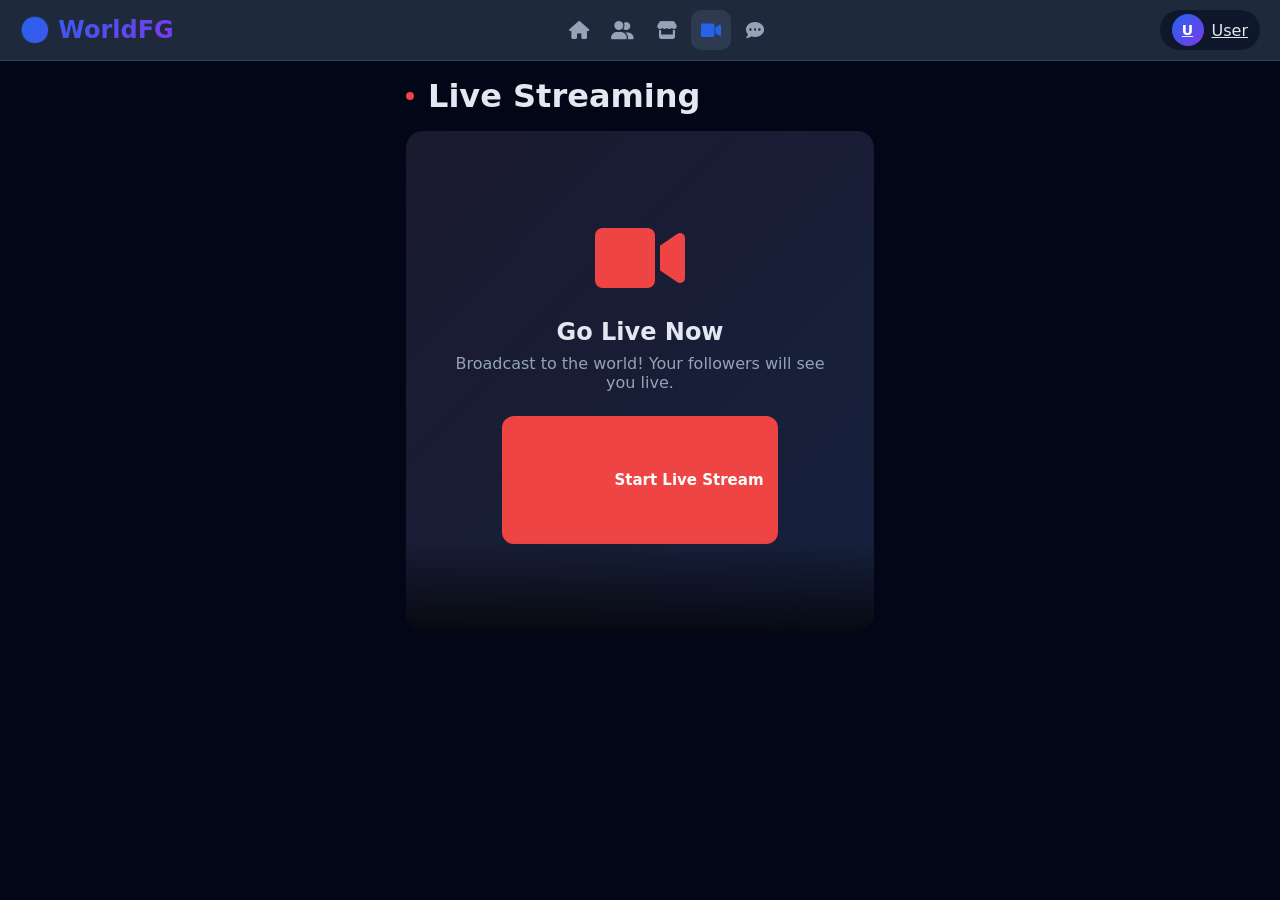
<file: live.html>
<!DOCTYPE html>
<html lang="en">
<head>
    <meta charset="UTF-8">
    <meta name="viewport" content="width=device-width, initial-scale=1.0">
    <title>WorldFG - Live Streaming</title>
    <link rel="stylesheet" href="styles.css">
    <link rel="stylesheet" href="https://cdnjs.cloudflare.com/ajax/libs/font-awesome/6.0.0-beta3/css/all.min.css">
    <style>
        .live-container { max-width: 500px; margin: 0 auto; padding: 16px; }
        .live-screen { position: relative; width: 100%; background: #000; border-radius: 16px; overflow: hidden; margin-bottom: 16px; }
        .live-screen video { width: 100%; height: auto; display: block; border-radius: 16px; }
        .live-offline { width: 100%; height: 500px; display: flex; align-items: center; justify-content: center; background: linear-gradient(135deg, #1a1a2e, #16213e); border-radius: 16px; flex-direction: column; }
        .live-badge-top { position: absolute; top: 12px; left: 12px; background: #ef4444; color: white; padding: 4px 12px; border-radius: 16px; font-size: 12px; font-weight: 700; z-index: 10; animation: pulse 1.5s infinite; display: flex; align-items: center; gap: 6px; }
        @keyframes pulse { 0%,100% { opacity: 1; } 50% { opacity: 0.5; } }
        .viewer-count { position: absolute; top: 12px; right: 12px; background: rgba(0,0,0,0.6); color: white; padding: 4px 12px; border-radius: 16px; font-size: 12px; z-index: 10; display: flex; align-items: center; gap: 6px; }
        .live-comments-area { position: absolute; bottom: 0; left: 0; right: 0; padding: 80px 12px 12px 12px; background: linear-gradient(transparent, rgba(0,0,0,0.7)); z-index: 5; max-height: 200px; overflow-y: auto; }
        .live-comment { color: white; font-size: 12px; margin: 2px 0; text-shadow: 0 1px 2px rgba(0,0,0,0.8); animation: slideUp 0.3s; }
        @keyframes slideUp { from { opacity: 0; transform: translateY(10px); } to { opacity: 1; transform: translateY(0); } }
        .live-comment strong { color: #f59e0b; }
        .floating-emoji { position: absolute; animation: floatUp 2s forwards; font-size: 24px; pointer-events: none; z-index: 15; }
        @keyframes floatUp { 0% { opacity: 1; transform: translateY(0) scale(1); } 100% { opacity: 0; transform: translateY(-200px) scale(1.5); } }
        .live-controls { display: flex; gap: 8px; margin-top: 12px; flex-wrap: wrap; }
        .live-btn { flex: 1; padding: 14px; border-radius: 12px; border: none; cursor: pointer; font-weight: 700; font-size: 15px; transition: 0.2s; display: flex; align-items: center; justify-content: center; gap: 8px; min-width: 100px; }
        .btn-go-live { background: #ef4444; color: white; }
        .btn-go-live:hover { background: #dc2626; transform: scale(1.02); }
        .btn-stop-live { background: #64748b; color: white; }
        .btn-flip { background: var(--card); color: white; border: 1px solid var(--border); }
        .emoji-bar { display: flex; gap: 8px; flex-wrap: wrap; justify-content: center; margin-top: 12px; }
        .emoji-btn { font-size: 28px; background: var(--card); border: 1px solid var(--border); border-radius: 50%; width: 50px; height: 50px; cursor: pointer; display: flex; align-items: center; justify-content: center; transition: 0.2s; }
        .emoji-btn:hover { transform: scale(1.2); background: var(--hover); }
        .comment-input-row { display: flex; gap: 8px; margin-top: 12px; }
        .comment-input-row input { flex: 1; padding: 12px 16px; border-radius: 24px; background: var(--dark); border: 1px solid var(--border); color: #e2e8f0; outline: none; font-size: 14px; }
        .comment-input-row button { padding: 12px 20px; border-radius: 24px; background: var(--primary); color: white; border: none; cursor: pointer; font-weight: 600; }
        .start-screen { text-align: center; padding: 40px; }
        .start-screen i { font-size: 80px; color: #ef4444; margin-bottom: 20px; }
        .start-screen h2 { margin-bottom: 8px; }
        .start-screen p { color: #94a3b8; margin-bottom: 24px; }
    </style>
</head>
<body>
    <header class="platform-header">
        <a href="home.html" class="platform-logo">🌍 WorldFG</a>
        <div class="nav-icons">
            <a href="home.html" class="nav-icon"><i class="fas fa-home"></i></a>
            <a href="friends.html" class="nav-icon"><i class="fas fa-user-friends"></i></a>
            <a href="marketplace.html" class="nav-icon"><i class="fas fa-store"></i></a>
            <a href="live.html" class="nav-icon active"><i class="fas fa-video"></i></a>
            <a href="messages.html" class="nav-icon"><i class="fas fa-comment-dots"></i></a>
        </div>
        <a href="profile.html" class="user-menu-trigger"><div class="user-avatar-small" id="headerAvatar">U</div><span id="headerUserName">User</span></a>
    </header>

    <div class="live-container">
        <h1 style="margin-bottom:16px; display:flex; align-items:center; gap:8px;"><span class="live-indicator"></span> Live Streaming</h1>

        <!-- Live Screen -->
        <div class="live-screen" id="liveScreen">
            <div class="live-offline" id="liveOffline">
                <div class="start-screen">
                    <i class="fas fa-video"></i>
                    <h2>Go Live Now</h2>
                    <p>Broadcast to the world! Your followers will see you live.</p>
                    <button class="live-btn btn-go-live" onclick="startLiveStream()" style="width:auto; display:inline-flex;">
                        <i class="fas fa-broadcast-tower"></i> Start Live Stream
                    </button>
                </div>
            </div>
            <video id="liveVideo" autoplay muted playsinline style="display:none;"></video>
            <div class="live-badge-top" id="liveBadge" style="display:none;">
                <span style="width:8px;height:8px;background:white;border-radius:50%;animation:pulse 1.5s infinite;"></span> LIVE
            </div>
            <div class="viewer-count" id="viewerCount" style="display:none;">
                <i class="fas fa-eye"></i> <span id="viewerNumber">0</span> watching
            </div>
            <div class="live-comments-area" id="liveCommentsArea"></div>
        </div>

        <!-- Floating emojis container -->
        <div id="floatingEmojis" style="position:absolute;top:0;left:0;right:0;bottom:0;pointer-events:none;z-index:20;"></div>

        <!-- Controls -->
        <div class="live-controls" id="liveControls" style="display:none;">
            <button class="live-btn btn-stop-live" onclick="stopLiveStream()"><i class="fas fa-stop"></i> End Stream</button>
            <button class="live-btn btn-flip" onclick="flipCamera()"><i class="fas fa-sync-alt"></i> Flip Camera</button>
        </div>

        <!-- Emoji reactions -->
        <div class="emoji-bar" id="emojiBar" style="display:none;">
            <button class="emoji-btn" onclick="sendReaction('❤️')">❤️</button>
            <button class="emoji-btn" onclick="sendReaction('👍')">👍</button>
            <button class="emoji-btn" onclick="sendReaction('😂')">😂</button>
            <button class="emoji-btn" onclick="sendReaction('😮')">😮</button>
            <button class="emoji-btn" onclick="sendReaction('🔥')">🔥</button>
            <button class="emoji-btn" onclick="sendReaction('👏')">👏</button>
            <button class="emoji-btn" onclick="sendReaction('🎉')">🎉</button>
            <button class="emoji-btn" onclick="sendReaction('💯')">💯</button>
        </div>

        <!-- Comment input -->
        <div class="comment-input-row" id="commentRow" style="display:none;">
            <input type="text" id="liveCommentInput" placeholder="Add a comment..." onkeypress="if(event.key==='Enter')sendComment()">
            <button onclick="sendComment()">Send</button>
        </div>
    </div>

    <script src="data.js"></script>
    <script>
        var mediaStream = null;
        var isLive = false;
        var viewerCount = 0;
        var viewerInterval = null;
        var facingMode = 'user'; // 'user' for front camera, 'environment' for back camera

        var fakeCommenters = ['Alex', 'Maria', 'John', 'Fatima', 'David', 'Priya', 'Carlos', 'Amina', 'Wei', 'Sarah'];
        var fakeComments = [
            'Hello from Nigeria! 🇳🇬', 'Love your stream! ❤️', 'You look amazing! 🔥',
            'Greetings from Kenya! 👋', 'Keep going! 💪', 'This is awesome! 🎉',
            'Watching from Ghana! 🌍', 'You are the best! 👏', 'So entertaining! 😍',
            'Hello from USA! 🇺🇸', 'Much love from India! 🇮🇳', 'Great content! 💯',
            'Watching from Brazil! 🇧🇷', 'You inspire me! ✨', 'Hello from UK! 🇬🇧'
        ];

        function startLiveStream() {
            console.log('Starting live stream...');
            
            // Check if browser supports camera
            if (!navigator.mediaDevices || !navigator.mediaDevices.getUserMedia) {
                alert('❌ Your browser does not support camera access. Please use Chrome, Firefox, or Safari.');
                return;
            }

            // Request camera access
            navigator.mediaDevices.getUserMedia({ 
                video: { facingMode: facingMode, width: { ideal: 720 }, height: { ideal: 1280 } }, 
                audio: true 
            })
            .then(function(stream) {
                console.log('Camera access granted!');
                mediaStream = stream;
                
                // Show video
                var video = document.getElementById('liveVideo');
                video.srcObject = stream;
                video.style.display = 'block';
                video.play();
                
                // Hide offline screen
                document.getElementById('liveOffline').style.display = 'none';
                
                // Show live elements
                document.getElementById('liveBadge').style.display = 'flex';
                document.getElementById('viewerCount').style.display = 'flex';
                document.getElementById('liveControls').style.display = 'flex';
                document.getElementById('emojiBar').style.display = 'flex';
                document.getElementById('commentRow').style.display = 'flex';
                
                isLive = true;
                
                // Start viewer count
                viewerCount = Math.floor(Math.random() * 50) + 5;
                updateViewerCount();
                viewerInterval = setInterval(function() {
                    viewerCount += Math.floor(Math.random() * 5) - 2;
                    if (viewerCount < 1) viewerCount = 1;
                    updateViewerCount();
                }, 3000);
                
                // Start fake comments
                startFakeComments();
                
                // Add notification
                if (typeof addNotification === 'function') {
                    addNotification('🔴 Live', 'You are now live! Viewers are joining.');
                }
                
                alert('🔴 YOU ARE NOW LIVE!\n\n📊 Viewers: ' + viewerCount + '\n💬 Viewers can comment and send emojis\n🌍 The world can see you now!');
            })
            .catch(function(err) {
                console.error('Camera error:', err);
                alert('❌ Camera access denied!\n\nPlease allow camera access in your browser settings to go live.\n\nError: ' + err.message);
            });
        }

        function stopLiveStream() {
            if (!confirm('End your live stream?')) return;
            
            // Stop all tracks
            if (mediaStream) {
                mediaStream.getTracks().forEach(function(track) {
                    track.stop();
                });
                mediaStream = null;
            }
            
            // Hide video
            var video = document.getElementById('liveVideo');
            video.srcObject = null;
            video.style.display = 'none';
            
            // Show offline screen
            document.getElementById('liveOffline').style.display = 'flex';
            
            // Hide live elements
            document.getElementById('liveBadge').style.display = 'none';
            document.getElementById('viewerCount').style.display = 'none';
            document.getElementById('liveControls').style.display = 'none';
            document.getElementById('emojiBar').style.display = 'none';
            document.getElementById('commentRow').style.display = 'none';
            
            // Clear comments
            document.getElementById('liveCommentsArea').innerHTML = '';
            
            // Stop intervals
            if (viewerInterval) clearInterval(viewerInterval);
            
            isLive = false;
            
            alert('✅ Live stream ended!\n\nTotal viewers: ' + viewerCount);
            
            if (typeof addNotification === 'function') {
                addNotification('🔴 Live', 'Your live stream ended with ' + viewerCount + ' viewers.');
            }
        }

        function flipCamera() {
            if (!mediaStream) return;
            
            // Stop current stream
            mediaStream.getTracks().forEach(function(track) {
                track.stop();
            });
            
            // Toggle facing mode
            facingMode = facingMode === 'user' ? 'environment' : 'user';
            
            // Get new stream
            navigator.mediaDevices.getUserMedia({ 
                video: { facingMode: facingMode, width: { ideal: 720 }, height: { ideal: 1280 } }, 
                audio: true 
            })
            .then(function(stream) {
                mediaStream = stream;
                var video = document.getElementById('liveVideo');
                video.srcObject = stream;
                video.play();
                alert('📷 Camera flipped to ' + (facingMode === 'user' ? 'Front Camera' : 'Back Camera'));
            })
            .catch(function(err) {
                alert('❌ Could not flip camera: ' + err.message);
            });
        }

        function updateViewerCount() {
            document.getElementById('viewerNumber').textContent = viewerCount;
        }

        function sendComment() {
            var input = document.getElementById('liveCommentInput');
            var text = input.value.trim();
            if (!text) return;
            
            addLiveComment('You', text);
            input.value = '';
        }

        function addLiveComment(name, text) {
            var area = document.getElementById('liveCommentsArea');
            var comment = document.createElement('div');
            comment.className = 'live-comment';
            comment.innerHTML = '<strong>' + name + ':</strong> ' + text;
            area.appendChild(comment);
            area.scrollTop = area.scrollHeight;
            
            // Remove old comments if too many
            while (area.children.length > 30) {
                area.removeChild(area.firstChild);
            }
        }

        function sendReaction(emoji) {
            if (!isLive) return;
            
            // Add floating emoji on screen
            var screen = document.getElementById('liveScreen');
            var floatingEmoji = document.createElement('div');
            floatingEmoji.className = 'floating-emoji';
            floatingEmoji.textContent = emoji;
            floatingEmoji.style.left = Math.random() * 80 + 10 + '%';
            floatingEmoji.style.bottom = '100px';
            screen.appendChild(floatingEmoji);
            
            // Remove after animation
            setTimeout(function() {
                if (floatingEmoji.parentElement) {
                    floatingEmoji.parentElement.removeChild(floatingEmoji);
                }
            }, 2000);
            
            // Add to comments
            addLiveComment('You', 'sent ' + emoji);
        }

        function startFakeComments() {
            if (!isLive) return;
            
            var randomDelay = Math.floor(Math.random() * 5000) + 2000;
            
            setTimeout(function() {
                if (!isLive) return;
                
                var commenter = fakeCommenters[Math.floor(Math.random() * fakeCommenters.length)];
                var comment = fakeComments[Math.floor(Math.random() * fakeComments.length)];
                addLiveComment(commenter, comment);
                
                // Sometimes send a reaction
                if (Math.random() > 0.5) {
                    var emojis = ['❤️', '👍', '😂', '🔥', '👏', '🎉', '💯', '😍'];
                    var emoji = emojis[Math.floor(Math.random() * emojis.length)];
                    var screen = document.getElementById('liveScreen');
                    var floatingEmoji = document.createElement('div');
                    floatingEmoji.className = 'floating-emoji';
                    floatingEmoji.textContent = emoji;
                    floatingEmoji.style.left = Math.random() * 80 + 10 + '%';
                    floatingEmoji.style.bottom = '100px';
                    screen.appendChild(floatingEmoji);
                    setTimeout(function() {
                        if (floatingEmoji.parentElement) floatingEmoji.parentElement.removeChild(floatingEmoji);
                    }, 2000);
                }
                
                startFakeComments(); // Continue loop
            }, randomDelay);
        }

        // Initialize
        document.addEventListener('DOMContentLoaded', function() {
            var user = getCurrentUser();
            if (user) {
                document.getElementById('headerUserName').textContent = user.firstName || 'User';
                if (user.profilePic) {
                    document.getElementById('headerAvatar').innerHTML = '<img src="' + user.profilePic + '" style="width:100%;height:100%;border-radius:50%;object-fit:cover;">';
                }
            }
            console.log('Live page ready. Click "Start Live Stream" to begin!');
        });
    </script>
</body>
</html>
</file>
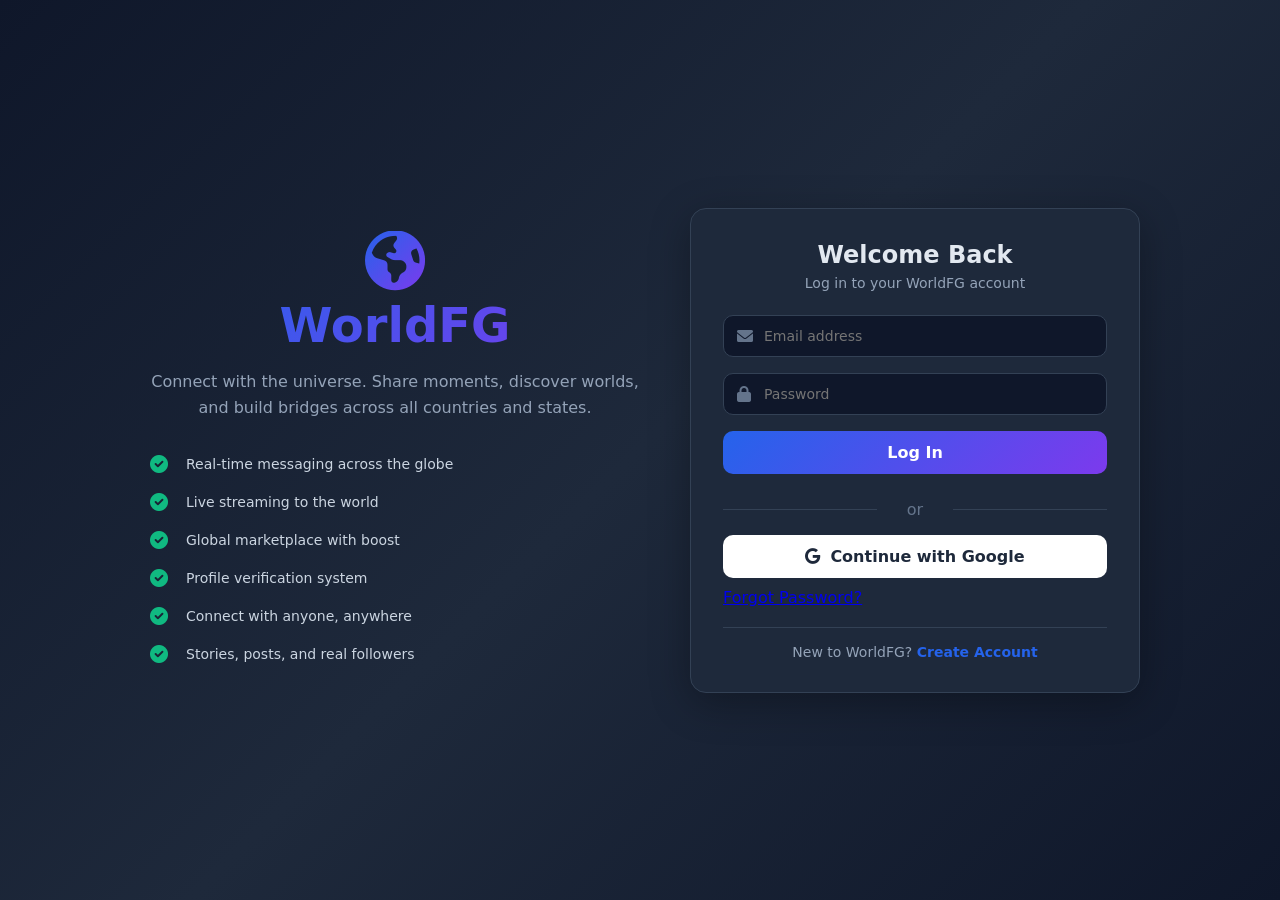
<file: marketplace.html>
<!DOCTYPE html>
<html lang="en">
<head>
    <meta charset="UTF-8">
    <meta name="viewport" content="width=device-width, initial-scale=1.0">
    <title>WorldFG - Marketplace</title>
    <link rel="stylesheet" href="styles.css">
    <link rel="stylesheet" href="https://cdnjs.cloudflare.com/ajax/libs/font-awesome/6.0.0-beta3/css/all.min.css">
    <style>
        .marketplace-full {
            max-width: 1100px;
            margin: 0 auto;
            padding: 16px;
        }
        .marketplace-header {
            display: flex;
            justify-content: space-between;
            align-items: center;
            margin-bottom: 20px;
            flex-wrap: wrap;
            gap: 12px;
        }
        .marketplace-categories {
            display: flex;
            gap: 8px;
            overflow-x: auto;
            padding: 8px 0;
            margin-bottom: 16px;
            border-bottom: 1px solid var(--border);
        }
        .category-pill {
            padding: 8px 16px;
            background: var(--card);
            border: 1px solid var(--border);
            border-radius: 20px;
            cursor: pointer;
            white-space: nowrap;
            font-size: 13px;
            transition: 0.2s;
        }
        .category-pill:hover, .category-pill.active {
            background: var(--primary);
            border-color: var(--primary);
        }
        .listing-grid {
            display: grid;
            grid-template-columns: repeat(auto-fill, minmax(250px, 1fr));
            gap: 16px;
        }
        .listing-card {
            background: var(--card);
            border: 1px solid var(--border);
            border-radius: 8px;
            overflow: hidden;
            cursor: pointer;
            transition: 0.2s;
        }
        .listing-card:hover {
            transform: translateY(-2px);
            box-shadow: var(--shadow);
        }
        .listing-image {
            width: 100%;
            height: 200px;
            object-fit: cover;
            background: var(--dark);
            display: flex;
            align-items: center;
            justify-content: center;
            font-size: 40px;
        }
        .listing-details {
            padding: 12px;
        }
        .listing-price {
            font-size: 20px;
            font-weight: 700;
            color: white;
        }
        .listing-title {
            font-size: 14px;
            margin: 4px 0;
        }
        .listing-location {
            font-size: 12px;
            color: #64748b;
        }
        .listing-description {
            font-size: 12px;
            color: #94a3b8;
            margin-top: 4px;
        }
        .create-listing-btn {
            background: var(--primary);
            color: white;
            border: none;
            padding: 12px 24px;
            border-radius: 8px;
            cursor: pointer;
            font-weight: 600;
        }
        .boost-badge {
            display: inline-block;
            background: var(--warning);
            color: #000;
            padding: 2px 8px;
            border-radius: 10px;
            font-size: 10px;
            font-weight: 700;
            margin-left: 6px;
        }
        .modal-overlay {
            position: fixed;
            top: 0;
            left: 0;
            right: 0;
            bottom: 0;
            background: rgba(0,0,0,0.8);
            display: flex;
            align-items: center;
            justify-content: center;
            z-index: 2000;
        }
        .modal-content {
            background: var(--card);
            border-radius: 12px;
            padding: 24px;
            width: 90%;
            max-width: 500px;
            max-height: 80vh;
            overflow-y: auto;
            border: 1px solid var(--border);
        }
    </style>
</head>
<body>
    <header class="platform-header">
        <a href="home.html" class="platform-logo">🌍 WorldFG</a>
        <div class="search-container">
            <i class="fas fa-search"></i>
            <input type="text" id="marketSearch" placeholder="Search marketplace..." oninput="filterListings()">
        </div>
        <div class="nav-icons">
            <a href="home.html" class="nav-icon"><i class="fas fa-home"></i></a>
            <a href="friends.html" class="nav-icon"><i class="fas fa-user-friends"></i></a>
            <a href="marketplace.html" class="nav-icon active"><i class="fas fa-store"></i></a>
            <a href="live.html" class="nav-icon"><i class="fas fa-video"></i></a>
            <a href="messages.html" class="nav-icon"><i class="fas fa-comment-dots"></i></a>
        </div>
        <a href="profile.html" class="user-menu-trigger">
            <div class="user-avatar-small" id="headerAvatar">U</div>
            <span id="headerUserName">User</span>
        </a>
    </header>

    <div class="marketplace-full">
        <div class="marketplace-header">
            <h1>🏪 Marketplace</h1>
            <button class="create-listing-btn" onclick="showCreateListing()">
                <i class="fas fa-plus"></i> Create New Listing
            </button>
        </div>

        <div class="marketplace-categories">
            <button class="category-pill active" onclick="filterCategory('all', this)">All</button>
            <button class="category-pill" onclick="filterCategory('clothing', this)">👕 Clothing</button>
            <button class="category-pill" onclick="filterCategory('electronics', this)">📱 Electronics</button>
            <button class="category-pill" onclick="filterCategory('cars', this)">🚗 Cars</button>
            <button class="category-pill" onclick="filterCategory('property', this)">🏠 Property</button>
            <button class="category-pill" onclick="filterCategory('furniture', this)">🪑 Furniture</button>
            <button class="category-pill" onclick="filterCategory('other', this)">📦 Other</button>
        </div>

        <div class="listing-grid" id="listingGrid"></div>
    </div>

    <!-- Create Listing Modal -->
    <div class="modal-overlay" id="createListingModal" style="display:none;">
        <div class="modal-content">
            <h3 style="margin-bottom:16px;">Create New Listing</h3>
            <div class="input-group">
                <label>Title</label>
                <input type="text" id="listingTitle" placeholder="What are you selling?">
            </div>
            <div class="input-group">
                <label>Category</label>
                <select id="listingCategory" style="width:100%; padding:10px; background:var(--dark); color:#e2e8f0; border:1px solid var(--border); border-radius:8px;">
                    <option value="clothing">👕 Clothing</option>
                    <option value="electronics">📱 Electronics</option>
                    <option value="cars">🚗 Cars & Vehicles</option>
                    <option value="property">🏠 Property & Real Estate</option>
                    <option value="furniture">🪑 Furniture</option>
                    <option value="other">📦 Other</option>
                </select>
            </div>
            <div class="input-group">
                <label>Price ($)</label>
                <input type="number" id="listingPrice" placeholder="Price">
            </div>
            <div class="input-group">
                <label>Location</label>
                <input type="text" id="listingLocation" placeholder="City, Country">
            </div>
            <div class="input-group">
                <label>Description</label>
                <textarea id="listingDescription" placeholder="Describe your item..."></textarea>
            </div>
            <div class="input-group">
                <label>Upload Photos</label>
                <input type="file" id="listingPhotos" accept="image/*" multiple>
                <div id="photoPreview" style="display:flex; gap:8px; margin-top:8px; flex-wrap:wrap;"></div>
            </div>
            <div style="display:flex; gap:8px; margin-top:16px;">
                <button onclick="createListing()" class="primary-btn" style="flex:1;">Create Listing</button>
                <button onclick="document.getElementById('createListingModal').style.display='none'" style="flex:1; background:var(--border); color:white; border:none; padding:12px; border-radius:8px; cursor:pointer;">Cancel</button>
            </div>
        </div>
    </div>

    <script src="data.js"></script>
    <script>
        let activeCategory = 'all';
        let listingPhotos = [];

        if (!DB.marketplaceListings) {
            DB.marketplaceListings = [
                { id: 1, title: 'Nike Air Max Sneakers', category: 'clothing', price: 50, location: 'Lagos, Nigeria', description: 'Brand new, size 42', photos: [], seller: 'System', boosted: false },
                { id: 2, title: 'iPhone 15 Pro', category: 'electronics', price: 800, location: 'Accra, Ghana', description: 'Like new, 256GB', photos: [], seller: 'System', boosted: true },
                { id: 3, title: 'Toyota Camry 2023', category: 'cars', price: 25000, location: 'Nairobi, Kenya', description: 'Low mileage, excellent condition', photos: [], seller: 'System', boosted: false },
                { id: 4, title: '3 Bedroom House', category: 'property', price: 150000, location: 'Cape Town, SA', description: 'Modern house with pool', photos: [], seller: 'System', boosted: true },
                { id: 5, title: 'Leather Sofa Set', category: 'furniture', price: 1200, location: 'London, UK', description: 'Premium leather, 3+2 seater', photos: [], seller: 'System', boosted: false },
            ];
            saveDB();
        }

        function renderListings(category = 'all', search = '') {
            const grid = document.getElementById('listingGrid');
            let listings = DB.marketplaceListings || [];
            
            if (category !== 'all') {
                listings = listings.filter(l => l.category === category);
            }
            if (search) {
                listings = listings.filter(l => 
                    l.title.toLowerCase().includes(search) || 
                    l.description.toLowerCase().includes(search) ||
                    l.location.toLowerCase().includes(search)
                );
            }
            
            grid.innerHTML = listings.map(l => `
                <div class="listing-card" onclick="viewListing('${l.id}')">
                    <div class="listing-image">
                        ${l.photos?.length ? `<img src="${l.photos[0]}" style="width:100%;height:100%;object-fit:cover;">` : 
                            l.category === 'clothing' ? '👕' :
                            l.category === 'electronics' ? '📱' :
                            l.category === 'cars' ? '🚗' :
                            l.category === 'property' ? '🏠' :
                            l.category === 'furniture' ? '🪑' : '📦'}
                    </div>
                    <div class="listing-details">
                        <div class="listing-price">$${l.price} ${l.boosted ? '<span class="boost-badge">🚀 BOOSTED</span>' : ''}</div>
                        <div class="listing-title">${l.title}</div>
                        <div class="listing-location">📍 ${l.location}</div>
                        <div class="listing-description">${l.description?.substring(0, 60)}...</div>
                        <div style="margin-top:8px;">
                            ${!l.boosted ? `<button class="boost-btn" onclick="event.stopPropagation(); boostListing('${l.id}')">🚀 Boost ($5)</button>` : ''}
                        </div>
                    </div>
                </div>
            `).join('') || '<p style="text-align:center; padding:40px; color:#64748b;">No listings found in this category</p>';
        }

        function filterCategory(cat, el) {
            activeCategory = cat;
            document.querySelectorAll('.category-pill').forEach(p => p.classList.remove('active'));
            if (el) el.classList.add('active');
            renderListings(cat, document.getElementById('marketSearch')?.value || '');
        }

        function filterListings() {
            renderListings(activeCategory, document.getElementById('marketSearch')?.value.toLowerCase() || '');
        }

        function showCreateListing() {
            document.getElementById('createListingModal').style.display = 'flex';
            listingPhotos = [];
            document.getElementById('photoPreview').innerHTML = '';
            document.getElementById('listingPhotos').value = '';
        }

        document.getElementById('listingPhotos')?.addEventListener('change', function(e) {
            const files = Array.from(e.target.files);
            listingPhotos = [];
            const preview = document.getElementById('photoPreview');
            preview.innerHTML = '';
            
            files.forEach((file, i) => {
                const reader = new FileReader();
                reader.onload = function(ev) {
                    listingPhotos.push(ev.target.result);
                    preview.innerHTML += `<img src="${ev.target.result}" style="width:80px; height:80px; object-fit:cover; border-radius:6px;">`;
                };
                reader.readAsDataURL(file);
            });
        });

        function createListing() {
            const title = document.getElementById('listingTitle').value.trim();
            const category = document.getElementById('listingCategory').value;
            const price = document.getElementById('listingPrice').value;
            const location = document.getElementById('listingLocation').value.trim();
            const description = document.getElementById('listingDescription').value.trim();
            
            if (!title || !price) {
                alert('Please fill in title and price!');
                return;
            }
            
            const listing = {
                id: 'listing_' + Date.now(),
                title,
                category,
                price: parseFloat(price),
                location: location || getCurrentUser()?.location || 'Worldwide',
                description,
                photos: listingPhotos,
                seller: getCurrentUser()?.fullName || 'User',
                sellerId: getCurrentUser()?.id,
                boosted: false,
                time: new Date().toISOString()
            };
            
            DB.marketplaceListings.unshift(listing);
            saveDB();
            document.getElementById('createListingModal').style.display = 'none';
            renderListings(activeCategory);
            addNotification('🏪 Marketplace', 'New listing created: ' + title);
            alert('✅ Listing created successfully!');
        }

        function viewListing(id) {
            const listing = DB.marketplaceListings.find(l => l.id == id);
            if (!listing) return;
            alert(`🏪 ${listing.title}\n\n💰 Price: $${listing.price}\n📍 Location: ${listing.location}\n📝 ${listing.description}\n👤 Seller: ${listing.seller}\n${listing.boosted ? '🚀 Boosted Listing' : ''}`);
        }

        function boostListing(id) {
            const listing = DB.marketplaceListings.find(l => l.id == id);
            if (!listing) return;
            if (confirm(`🚀 Boost "${listing.title}" for $5?\n\nThis will show your listing to 10x more people!`)) {
                listing.boosted = true;
                saveDB();
                renderListings(activeCategory);
                addNotification('🚀 Boost', `Listing boosted: ${listing.title}`);
                alert('✅ Listing boosted! It will reach more buyers.');
            }
        }

        // Close modal on outside click
        document.getElementById('createListingModal')?.addEventListener('click', function(e) {
            if (e.target === this) this.style.display = 'none';
        });

        renderListings();
    </script>
    <script src="app.js"></script>
</body>
</html>
</file>
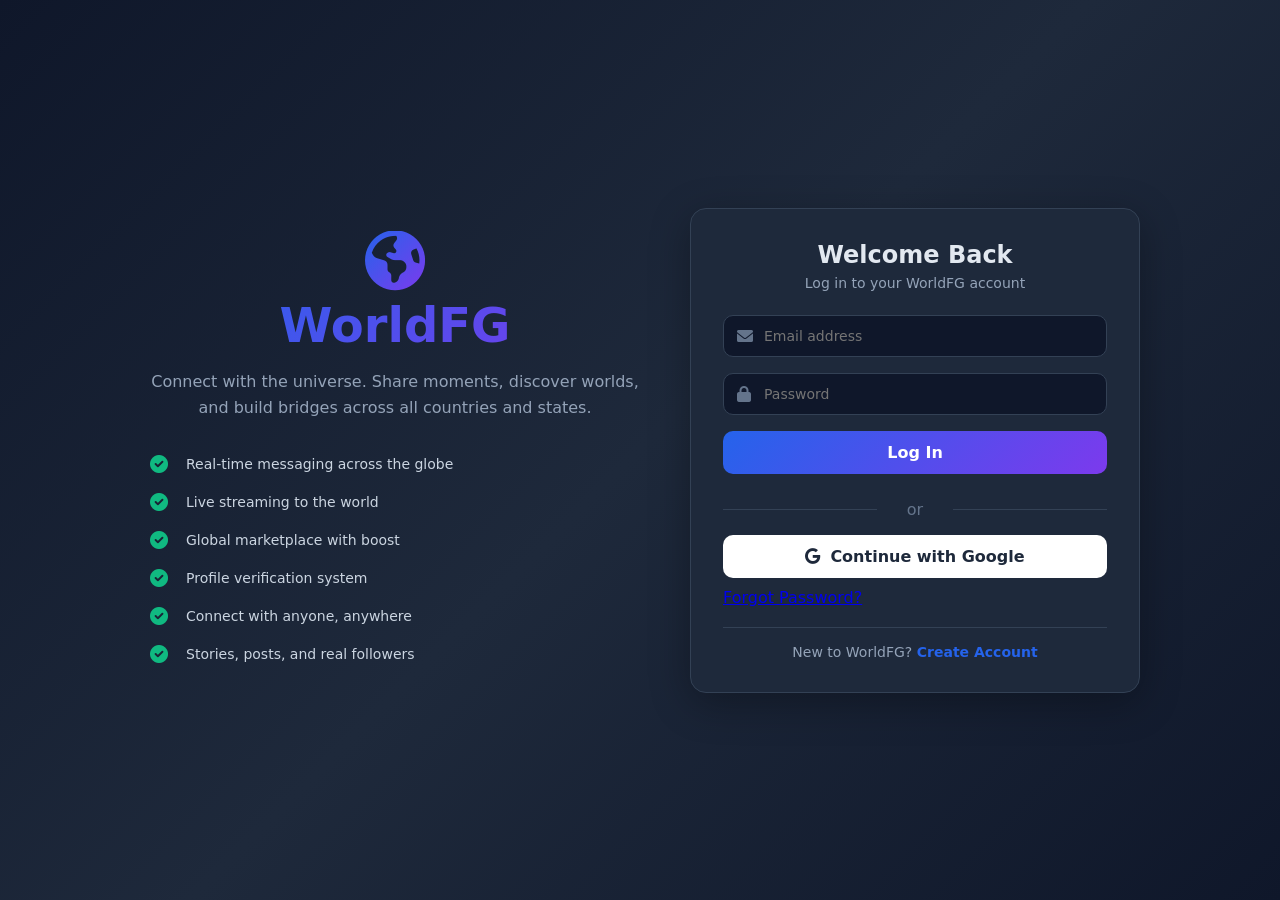
<file: messages.html>
<!DOCTYPE html>
<html lang="en">
<head>
    <meta charset="UTF-8">
    <meta name="viewport" content="width=device-width, initial-scale=1.0">
    <title>WorldFG - Messenger</title>
    <link rel="stylesheet" href="styles.css">
    <link rel="stylesheet" href="https://cdnjs.cloudflare.com/ajax/libs/font-awesome/6.0.0-beta3/css/all.min.css">
    <style>
        /* Messenger specific styles - keeping your design */
        .messenger-container {
            display: flex;
            height: calc(100vh - 56px);
            max-width: 1400px;
            margin: 0 auto;
            background: var(--darker);
        }
        
        .messenger-sidebar {
            width: 360px;
            border-right: 1px solid var(--border);
            display: flex;
            flex-direction: column;
            background: var(--card);
            flex-shrink: 0;
        }
        
        .messenger-sidebar-header {
            padding: 16px;
            border-bottom: 1px solid var(--border);
            display: flex;
            justify-content: space-between;
            align-items: center;
        }
        
        .messenger-sidebar-header h2 {
            font-size: 20px;
            margin: 0;
        }
        
        .messenger-search {
            padding: 10px 16px;
            border-bottom: 1px solid var(--border);
        }
        
        .messenger-search input {
            width: 100%;
            padding: 10px 16px;
            background: var(--dark);
            border: 1px solid var(--border);
            border-radius: 20px;
            color: #e2e8f0;
            outline: none;
            font-size: 14px;
        }
        
        .messenger-tabs {
            display: flex;
            border-bottom: 1px solid var(--border);
        }
        
        .messenger-tab {
            flex: 1;
            padding: 12px;
            text-align: center;
            cursor: pointer;
            font-weight: 600;
            font-size: 13px;
            border-bottom: 3px solid transparent;
            transition: 0.2s;
            background: none;
            border-top: none;
            border-left: none;
            border-right: none;
            color: #94a3b8;
        }
        
        .messenger-tab.active {
            color: var(--primary);
            border-bottom-color: var(--primary);
        }
        
        .messenger-tab:hover {
            color: white;
        }
        
        .messenger-contacts {
            flex: 1;
            overflow-y: auto;
        }
        
        .messenger-contact {
            display: flex;
            align-items: center;
            gap: 12px;
            padding: 12px 16px;
            cursor: pointer;
            transition: 0.2s;
            border-bottom: 1px solid rgba(255,255,255,0.03);
            position: relative;
        }
        
        .messenger-contact:hover {
            background: var(--hover);
        }
        
        .messenger-contact.active-chat {
            background: var(--hover);
            border-left: 3px solid var(--primary);
        }
        
        .contact-avatar {
            width: 48px;
            height: 48px;
            border-radius: 50%;
            background: var(--gradient);
            overflow: hidden;
            flex-shrink: 0;
            position: relative;
        }
        
        .contact-avatar img {
            width: 100%;
            height: 100%;
            object-fit: cover;
        }
        
        .online-dot {
            position: absolute;
            bottom: 2px;
            right: 2px;
            width: 12px;
            height: 12px;
            background: #10b981;
            border-radius: 50%;
            border: 2px solid var(--card);
        }
        
        .contact-info {
            flex: 1;
            min-width: 0;
        }
        
        .contact-name {
            font-weight: 600;
            font-size: 14px;
        }
        
        .contact-last-msg {
            font-size: 12px;
            color: #64748b;
            white-space: nowrap;
            overflow: hidden;
            text-overflow: ellipsis;
        }
        
        .contact-meta {
            text-align: right;
            flex-shrink: 0;
        }
        
        .contact-time {
            font-size: 11px;
            color: #64748b;
        }
        
        .unread-badge {
            background: var(--primary);
            color: white;
            border-radius: 10px;
            padding: 2px 8px;
            font-size: 11px;
            font-weight: bold;
        }
        
        /* Stories row in messenger */
        .stories-row {
            display: flex;
            gap: 8px;
            padding: 12px 16px;
            overflow-x: auto;
            border-bottom: 1px solid var(--border);
        }
        
        .story-bubble {
            width: 56px;
            height: 56px;
            border-radius: 50%;
            flex-shrink: 0;
            cursor: pointer;
            position: relative;
            background: var(--gradient);
            padding: 3px;
        }
        
        .story-bubble-inner {
            width: 100%;
            height: 100%;
            border-radius: 50%;
            overflow: hidden;
            background: var(--dark);
            display: flex;
            align-items: center;
            justify-content: center;
        }
        
        .story-bubble-inner img {
            width: 100%;
            height: 100%;
            object-fit: cover;
        }
        
        .story-bubble-name {
            font-size: 10px;
            text-align: center;
            margin-top: 4px;
            white-space: nowrap;
            overflow: hidden;
            text-overflow: ellipsis;
            width: 56px;
        }
        
        .story-bubble.seen {
            background: #64748b;
        }
        
        .story-bubble.unseen {
            background: var(--gradient);
        }
        
        .story-bubble.add-story {
            background: var(--border);
            display: flex;
            align-items: center;
            justify-content: center;
            font-size: 24px;
            cursor: pointer;
        }
        
        /* Chat area */
        .messenger-chat {
            flex: 1;
            display: flex;
            flex-direction: column;
            background: var(--darker);
        }
        
        .chat-empty-state {
            flex: 1;
            display: flex;
            flex-direction: column;
            align-items: center;
            justify-content: center;
            color: #64748b;
            text-align: center;
            padding: 40px;
        }
        
        .chat-empty-state i {
            font-size: 80px;
            margin-bottom: 20px;
            color: var(--border);
        }
        
        .chat-header-bar {
            padding: 12px 16px;
            border-bottom: 1px solid var(--border);
            display: flex;
            align-items: center;
            gap: 12px;
            background: var(--card);
        }
        
        .chat-header-bar .back-btn {
            display: none;
            background: none;
            border: none;
            color: white;
            cursor: pointer;
            font-size: 18px;
            padding: 4px;
        }
        
        .chat-header-avatar {
            width: 36px;
            height: 36px;
            border-radius: 50%;
            background: var(--gradient);
            overflow: hidden;
            cursor: pointer;
        }
        
        .chat-header-avatar img {
            width: 100%;
            height: 100%;
            object-fit: cover;
        }
        
        .chat-header-info {
            flex: 1;
            cursor: pointer;
        }
        
        .chat-header-name {
            font-weight: 600;
            font-size: 15px;
        }
        
        .chat-header-status {
            font-size: 11px;
            color: #10b981;
        }
        
        .chat-header-actions {
            display: flex;
            gap: 8px;
        }
        
        .chat-header-actions button {
            width: 36px;
            height: 36px;
            border-radius: 50%;
            border: none;
            background: var(--dark);
            color: white;
            cursor: pointer;
            font-size: 16px;
            transition: 0.2s;
        }
        
        .chat-header-actions button:hover {
            background: var(--hover);
        }
        
        .chat-messages-container {
            flex: 1;
            overflow-y: auto;
            padding: 20px;
            display: flex;
            flex-direction: column;
            gap: 4px;
        }
        
        .message-bubble {
            max-width: 60%;
            padding: 10px 14px;
            border-radius: 18px;
            font-size: 14px;
            line-height: 1.4;
            word-wrap: break-word;
            position: relative;
        }
        
        .message-sent {
            background: var(--primary);
            color: white;
            align-self: flex-end;
            border-bottom-right-radius: 4px;
        }
        
        .message-received {
            background: var(--card);
            color: #e2e8f0;
            align-self: flex-start;
            border-bottom-left-radius: 4px;
            border: 1px solid var(--border);
        }
        
        .message-voice {
            background: var(--card);
            border: 1px solid var(--border);
            display: flex;
            align-items: center;
            gap: 8px;
        }
        
        .message-time {
            font-size: 10px;
            color: rgba(255,255,255,0.5);
            margin-top: 4px;
            text-align: right;
        }
        
        .message-received .message-time {
            color: #64748b;
        }
        
        .chat-input-container {
            padding: 12px 16px;
            border-top: 1px solid var(--border);
            display: flex;
            align-items: center;
            gap: 10px;
            background: var(--card);
        }
        
        .chat-input-container input {
            flex: 1;
            padding: 10px 16px;
            background: var(--dark);
            border: 1px solid var(--border);
            border-radius: 24px;
            color: #e2e8f0;
            outline: none;
            font-size: 14px;
        }
        
        .chat-input-actions {
            display: flex;
            gap: 6px;
        }
        
        .chat-input-actions button {
            width: 36px;
            height: 36px;
            border-radius: 50%;
            border: none;
            background: var(--dark);
            color: white;
            cursor: pointer;
            font-size: 16px;
            transition: 0.2s;
        }
        
        .chat-input-actions button:hover {
            background: var(--hover);
        }
        
        .send-btn {
            background: var(--primary) !important;
            color: white !important;
        }
        
        /* Typing indicator */
        .typing-indicator {
            display: flex;
            gap: 4px;
            padding: 10px 14px;
            align-self: flex-start;
        }
        
        .typing-dot {
            width: 8px;
            height: 8px;
            border-radius: 50%;
            background: #64748b;
            animation: typingBounce 1.4s infinite;
        }
        
        .typing-dot:nth-child(2) { animation-delay: 0.2s; }
        .typing-dot:nth-child(3) { animation-delay: 0.4s; }
        
        @keyframes typingBounce {
            0%, 60%, 100% { transform: translateY(0); }
            30% { transform: translateY(-10px); }
        }
        
        /* Emoji picker popup */
        .emoji-picker-popup {
            position: absolute;
            bottom: 60px;
            left: 16px;
            background: var(--card);
            border: 1px solid var(--border);
            border-radius: 12px;
            padding: 8px;
            display: grid;
            grid-template-columns: repeat(8, 1fr);
            gap: 4px;
            z-index: 1000;
            max-height: 200px;
            overflow-y: auto;
            width: 300px;
        }
        
        @media (max-width: 768px) {
            .messenger-sidebar {
                width: 100%;
                display: block;
            }
            .messenger-chat {
                display: none;
            }
            .messenger-container.chat-open .messenger-sidebar {
                display: none;
            }
            .messenger-container.chat-open .messenger-chat {
                display: flex;
            }
            .chat-header-bar .back-btn {
                display: block;
            }
        }
    </style>
</head>
<body>
    <!-- Header -->
    <header class="platform-header">
        <a href="home.html" class="platform-logo">🌍 WorldFG</a>
        <div class="search-container">
            <i class="fas fa-search"></i>
            <input type="text" placeholder="Search messages...">
        </div>
        <div class="nav-icons">
            <a href="home.html" class="nav-icon"><i class="fas fa-home"></i></a>
            <a href="friends.html" class="nav-icon"><i class="fas fa-user-friends"></i></a>
            <a href="marketplace.html" class="nav-icon"><i class="fas fa-store"></i></a>
            <a href="live.html" class="nav-icon"><i class="fas fa-video"></i></a>
            <a href="messages.html" class="nav-icon active"><i class="fas fa-comment-dots"></i></a>
        </div>
        <div class="header-right-icons">
            <button class="icon-badge" onclick="toggleNotifications()">
                <i class="fas fa-bell"></i>
                <span class="badge-count" id="notifBadge">0</span>
            </button>
            <a href="profile.html" class="user-menu-trigger">
                <div class="user-avatar-small" id="headerAvatar">U</div>
                <span id="headerUserName">User</span>
            </a>
        </div>
    </header>

    <!-- Messenger Container -->
    <div class="messenger-container" id="messengerContainer">
        <!-- Sidebar -->
        <div class="messenger-sidebar" id="messengerSidebar">
            <div class="messenger-sidebar-header">
                <h2>💬 Chats</h2>
                <div style="display:flex; gap:8px;">
                    <button onclick="createNewChat()" style="background:var(--dark); border:none; color:white; width:36px; height:36px; border-radius:50%; cursor:pointer;" title="New Message">✏️</button>
                    <button onclick="showRequests()" style="background:var(--dark); border:none; color:white; width:36px; height:36px; border-radius:50%; cursor:pointer;" title="Message Requests">📩</button>
                </div>
            </div>
            
            <div class="messenger-search">
                <input type="text" placeholder="🔍 Search conversations..." oninput="filterContacts(this.value)">
            </div>
            
            <div class="messenger-tabs">
                <button class="messenger-tab active" onclick="switchTab('chats', this)">Chats</button>
                <button class="messenger-tab" onclick="switchTab('stories', this)">Stories</button>
                <button class="messenger-tab" onclick="switchTab('active', this)">Active Now</button>
            </div>
            
            <!-- Stories Row -->
            <div class="stories-row" id="storiesRow">
                <div class="story-bubble add-story" onclick="createStory()" title="Add Story">
                    <i class="fas fa-plus" style="color:white;"></i>
                </div>
            </div>
            
            <!-- Contacts List -->
            <div class="messenger-contacts" id="contactsList">
                <div style="text-align:center; padding:40px; color:#64748b;">
                    <i class="fas fa-user-friends" style="font-size:40px; margin-bottom:12px;"></i>
                    <p>Add friends to start chatting!</p>
                    <button onclick="window.location.href='friends.html'" style="background:var(--primary); color:white; border:none; padding:8px 20px; border-radius:20px; cursor:pointer; margin-top:8px;">Find Friends</button>
                </div>
            </div>
        </div>

        <!-- Chat Area -->
        <div class="messenger-chat" id="messengerChat">
            <!-- Empty State -->
            <div class="chat-empty-state" id="chatEmptyState">
                <i class="fab fa-facebook-messenger"></i>
                <h2>Your Messages</h2>
                <p>Select a conversation to start chatting</p>
            </div>
            
            <!-- Active Chat -->
            <div id="activeChat" style="display:none; flex:1; display:flex; flex-direction:column;">
                <div class="chat-header-bar">
                    <button class="back-btn" onclick="closeChatMobile()">←</button>
                    <div class="chat-header-avatar" onclick="viewChatProfile()" id="chatHeaderAvatar">
                        <div style="width:100%; height:100%; display:flex; align-items:center; justify-content:center; font-weight:bold; color:white;" id="chatAvatarInit">?</div>
                    </div>
                    <div class="chat-header-info" onclick="viewChatProfile()">
                        <div class="chat-header-name" id="chatHeaderName">Select Contact</div>
                        <div class="chat-header-status" id="chatHeaderStatus">● Active Now</div>
                    </div>
                    <div class="chat-header-actions">
                        <button onclick="startAudioCall(currentChatPartner, document.getElementById('chatHeaderName').textContent)" title="Audio Call">📞</button>
                        <button onclick="startVideoCall(currentChatPartner, document.getElementById('chatHeaderName').textContent)" title="Video Call">📹</button>
                        <button onclick="viewChatProfile()" title="View Profile">ℹ️</button>
                    </div>
                </div>
                
                <div class="chat-messages-container" id="chatMessagesContainer">
                    <!-- Messages render here -->
                </div>
                
                <div class="chat-input-container">
                    <div class="chat-input-actions">
                        <button onclick="showEmojiPickerForChat()" title="Emoji">😊</button>
                        <button onclick="document.getElementById('chatMediaUpload').click()" title="Send Photo">📷</button>
                        <button onclick="sendVoiceMessage()" title="Voice Message">🎤</button>
                    </div>
                    <input type="text" id="chatMessageInput" placeholder="Type a message..." onkeypress="if(event.key==='Enter')sendMessage()">
                    <input type="file" id="chatMediaUpload" accept="image/*" style="display:none;" onchange="sendMediaMessage(event)">
                    <div class="chat-input-actions">
                        <button class="send-btn" onclick="sendMessage()" title="Send">➤</button>
                    </div>
                </div>
            </div>
        </div>
    </div>

    <script src="data.js"></script>
    <script>
        let currentChatPartner = null;
        let activeTab = 'chats';
        let typingTimeout = null;

        function initMessenger() {
            const user = getCurrentUser();
            if (!user) {
                window.location.href = 'index.html';
                return;
            }
            
            // Update header
            const headerAvatar = document.getElementById('headerAvatar');
            const headerUserName = document.getElementById('headerUserName');
            if (headerAvatar && user.profilePic) {
                headerAvatar.innerHTML = `<img src="${user.profilePic}" style="width:100%;height:100%;border-radius:50%;object-fit:cover;">`;
            } else if (headerAvatar) {
                headerAvatar.textContent = user.avatar;
            }
            if (headerUserName) headerUserName.textContent = user.firstName;
            
            renderContactsList();
            renderStoriesRow();
        }

        function renderStoriesRow() {
            const row = document.getElementById('storiesRow');
            const user = getCurrentUser();
            const friendIds = DB.friends[user.id] || [];
            const friends = DB.users.filter(u => friendIds.includes(u.id));
            
            let html = `
                <div style="flex-shrink:0; text-align:center;">
                    <div class="story-bubble add-story" onclick="createStory()" title="Add Story">
                        <i class="fas fa-plus" style="color:white;"></i>
                    </div>
                    <div class="story-bubble-name">Your Story</div>
                </div>
            `;
            
            // Show friends' stories
            if (DB.stories) {
                const friendsWithStories = DB.stories.filter(s => 
                    friendIds.includes(s.userId) && 
                    (new Date() - new Date(s.time)) < 86400000
                );
                
                const uniqueStoryUsers = [...new Set(friendsWithStories.map(s => s.userId))];
                
                uniqueStoryUsers.forEach(uid => {
                    const friend = DB.users.find(u => u.id === uid);
                    if (friend) {
                        const story = friendsWithStories.find(s => s.userId === uid);
                        html += `
                            <div style="flex-shrink:0; text-align:center;">
                                <div class="story-bubble unseen" onclick="viewFriendStory('${uid}')">
                                    <div class="story-bubble-inner">
                                        ${friend.profilePic ? `<img src="${friend.profilePic}">` : `<span style="font-weight:bold; color:white;">${friend.avatar}</span>`}
                                    </div>
                                </div>
                                <div class="story-bubble-name">${friend.firstName}</div>
                            </div>
                        `;
                    }
                });
            }
            
            row.innerHTML = html;
        }

        function viewFriendStory(userId) {
            const user = DB.users.find(u => u.id === userId);
            if (!user) return;
            
            const stories = DB.stories?.filter(s => s.userId === userId && (new Date() - new Date(s.time)) < 86400000);
            if (stories && stories.length > 0) {
                alert(`📸 Viewing ${user.fullName}'s Story\n\nPosted: ${timeAgo(stories[0].time)}`);
            } else {
                alert(`${user.fullName} has no active stories`);
            }
        }

        function renderContactsList(filter = '') {
            const user = getCurrentUser();
            const friendIds = DB.friends[user.id] || [];
            let friends = DB.users.filter(u => friendIds.includes(u.id));
            
            if (filter) {
                friends = friends.filter(f => f.fullName.toLowerCase().includes(filter.toLowerCase()));
            }
            
            const contactsList = document.getElementById('contactsList');
            
            if (!friends.length) {
                contactsList.innerHTML = `
                    <div style="text-align:center; padding:40px; color:#64748b;">
                        <i class="fas fa-user-friends" style="font-size:40px; margin-bottom:12px;"></i>
                        <p>${filter ? 'No results found' : 'Add friends to start chatting!'}</p>
                        ${!filter ? '<button onclick="window.location.href=\'friends.html\'" style="background:var(--primary); color:white; border:none; padding:8px 20px; border-radius:20px; cursor:pointer; margin-top:8px;">Find Friends</button>' : ''}
                    </div>
                `;
                return;
            }
            
            contactsList.innerHTML = friends.map(f => {
                const chatKey = [user.id, f.id].sort().join('_');
                const messages = DB.messages[chatKey] || [];
                const lastMsg = messages[messages.length - 1];
                const unreadCount = messages.filter(m => m.from === f.id && !m.read).length;
                
                return `
                    <div class="messenger-contact ${currentChatPartner === f.id ? 'active-chat' : ''}" 
                         onclick="openConversation('${f.id}', '${f.fullName}')">
                        <div class="contact-avatar">
                            ${f.profilePic ? `<img src="${f.profilePic}" alt="${f.fullName}">` : `<div style="width:100%;height:100%;display:flex;align-items:center;justify-content:center;font-weight:bold;color:white;font-size:20px;">${f.avatar}</div>`}
                            <div class="online-dot"></div>
                        </div>
                        <div class="contact-info">
                            <div class="contact-name">${f.fullName} ${f.verified ? '<i class="fas fa-check-circle" style="color:#1877f2;font-size:12px;"></i>' : ''}</div>
                            <div class="contact-last-msg">${lastMsg ? (lastMsg.type === 'voice' ? '🎤 Voice message' : lastMsg.text) : 'Start a conversation...'}</div>
                        </div>
                        <div class="contact-meta">
                            <div class="contact-time">${lastMsg ? timeAgo(lastMsg.time) : ''}</div>
                            ${unreadCount > 0 ? `<div class="unread-badge">${unreadCount}</div>` : ''}
                        </div>
                    </div>
                `;
            }).join('');
        }

        function filterContacts(query) {
            renderContactsList(query);
        }

        function switchTab(tab, el) {
            activeTab = tab;
            document.querySelectorAll('.messenger-tab').forEach(t => t.classList.remove('active'));
            if (el) el.classList.add('active');
            
            if (tab === 'stories') {
                renderStoriesRow();
                document.getElementById('storiesRow').style.display = 'flex';
            } else if (tab === 'active') {
                document.getElementById('storiesRow').style.display = 'flex';
                renderActiveNow();
            } else {
                document.getElementById('storiesRow').style.display = 'flex';
                renderContactsList();
            }
        }

        function renderActiveNow() {
            const user = getCurrentUser();
            const friendIds = DB.friends[user.id] || [];
            const friends = DB.users.filter(u => friendIds.includes(u.id));
            
            const contactsList = document.getElementById('contactsList');
            contactsList.innerHTML = friends.map(f => `
                <div class="messenger-contact" onclick="openConversation('${f.id}', '${f.fullName}')">
                    <div class="contact-avatar">
                        ${f.profilePic ? `<img src="${f.profilePic}">` : `<div style="width:100%;height:100%;display:flex;align-items:center;justify-content:center;font-weight:bold;color:white;font-size:20px;">${f.avatar}</div>`}
                        <div class="online-dot"></div>
                    </div>
                    <div class="contact-info">
                        <div class="contact-name">${f.fullName}</div>
                        <div class="contact-last-msg" style="color:#10b981;">● Active Now</div>
                    </div>
                </div>
            `).join('') || '<p style="padding:20px; color:#64748b; text-align:center;">No active friends</p>';
        }

        function openConversation(userId, name) {
            currentChatPartner = userId;
            
            document.getElementById('chatEmptyState').style.display = 'none';
            document.getElementById('activeChat').style.display = 'flex';
            document.getElementById('chatHeaderName').textContent = name;
            document.getElementById('chatHeaderStatus').textContent = '● Active Now';
            
            // Update avatar
            const friend = DB.users.find(u => u.id === userId);
            const avatarInit = document.getElementById('chatAvatarInit');
            if (friend?.profilePic) {
                document.getElementById('chatHeaderAvatar').innerHTML = `<img src="${friend.profilePic}" style="width:100%;height:100%;object-fit:cover;border-radius:50%;">`;
            } else if (avatarInit) {
                document.getElementById('chatHeaderAvatar').innerHTML = `<div style="width:100%;height:100%;display:flex;align-items:center;justify-content:center;font-weight:bold;color:white;">${friend?.avatar || '?'}</div>`;
            }
            
            // Load messages
            renderChatMessages();
            
            // Mark messages as read
            const chatKey = [getCurrentUser().id, userId].sort().join('_');
            if (DB.messages[chatKey]) {
                DB.messages[chatKey].forEach(m => {
                    if (m.from === userId) m.read = true;
                });
                saveDB();
            }
            
            // Update contacts list
            renderContactsList();
            
            // Mobile: show chat
            document.getElementById('messengerContainer').classList.add('chat-open');
            
            // Focus input
            setTimeout(() => {
                document.getElementById('chatMessageInput')?.focus();
            }, 300);
        }

        function closeChatMobile() {
            document.getElementById('messengerContainer').classList.remove('chat-open');
            currentChatPartner = null;
            document.getElementById('chatEmptyState').style.display = 'flex';
            document.getElementById('activeChat').style.display = 'none';
            renderContactsList();
        }

        function renderChatMessages() {
            if (!currentChatPartner) return;
            
            const container = document.getElementById('chatMessagesContainer');
            const chatKey = [getCurrentUser().id, currentChatPartner].sort().join('_');
            const messages = DB.messages[chatKey] || [];
            
            if (!messages.length) {
                container.innerHTML = `
                    <div style="text-align:center; padding:40px; color:#64748b;">
                        <p>No messages yet</p>
                        <p style="font-size:12px;">Send a message to start the conversation!</p>
                    </div>
                `;
                return;
            }
            
            container.innerHTML = messages.map(m => {
                const isSent = m.from === getCurrentUser().id;
                const cls = isSent ? 'message-sent' : 'message-received';
                const content = m.type === 'voice' ? '🎤 Voice Message' : m.text;
                
                return `
                    <div class="message-bubble ${cls}">
                        ${content}
                        <div class="message-time">${timeAgo(m.time)}</div>
                    </div>
                `;
            }).join('');
            
            // Scroll to bottom
            container.scrollTop = container.scrollHeight;
        }

        function sendMessage() {
            if (!currentChatPartner) return;
            
            const input = document.getElementById('chatMessageInput');
            const text = input.value.trim();
            if (!text) return;
            
            const chatKey = [getCurrentUser().id, currentChatPartner].sort().join('_');
            if (!DB.messages[chatKey]) DB.messages[chatKey] = [];
            
            const msg = { 
                from: getCurrentUser().id, 
                text, 
                type: 'text', 
                time: new Date().toISOString(),
                read: false
            };
            DB.messages[chatKey].push(msg);
            
            input.value = '';
            saveDB();
            
            // Update UI
            renderChatMessages();
            renderContactsList();
            
            // Simulate reply after 2 seconds
            simulateTyping();
        }

        function sendVoiceMessage() {
            if (!currentChatPartner) return;
            
            const text = prompt('🎤 Voice Message - Type what you want to say (simulated voice recording):');
            if (!text) return;
            
            const chatKey = [getCurrentUser().id, currentChatPartner].sort().join('_');
            if (!DB.messages[chatKey]) DB.messages[chatKey] = [];
            
            const msg = { 
                from: getCurrentUser().id, 
                text, 
                type: 'voice', 
                time: new Date().toISOString(),
                read: false
            };
            DB.messages[chatKey].push(msg);
            
            saveDB();
            renderChatMessages();
            renderContactsList();
        }

        function sendMediaMessage(event) {
            const file = event.target.files[0];
            if (!file || !currentChatPartner) return;
            
            const reader = new FileReader();
            reader.onload = function(e) {
                const chatKey = [getCurrentUser().id, currentChatPartner].sort().join('_');
                if (!DB.messages[chatKey]) DB.messages[chatKey] = [];
                
                const msg = { 
                    from: getCurrentUser().id, 
                    text: '📷 Photo', 
                    type: 'image',
                    mediaUrl: e.target.result,
                    time: new Date().toISOString(),
                    read: false
                };
                DB.messages[chatKey].push(msg);
                
                saveDB();
                renderChatMessages();
                renderContactsList();
            };
            reader.readAsDataURL(file);
        }

        function simulateTyping() {
            if (typingTimeout) clearTimeout(typingTimeout);
            
            document.getElementById('chatHeaderStatus').textContent = '● Typing...';
            
            typingTimeout = setTimeout(() => {
                document.getElementById('chatHeaderStatus').textContent = '● Active Now';
                
                // Simulate reply
                const chatKey = [getCurrentUser().id, currentChatPartner].sort().join('_');
                if (!DB.messages[chatKey]) DB.messages[chatKey] = [];
                
                const replies = [
                    'That sounds great! 👍',
                    'I agree with you 💯',
                    'Haha, that\'s funny 😂',
                    'Sure, let me think about it 🤔',
                    'Thanks for sharing! ❤️',
                    'See you soon! 👋',
                    'Can you send me more details? 📝',
                    'I love it! 😍'
                ];
                
                const reply = {
                    from: currentChatPartner,
                    text: replies[Math.floor(Math.random() * replies.length)],
                    type: 'text',
                    time: new Date().toISOString(),
                    read: false
                };
                
                DB.messages[chatKey].push(reply);
                saveDB();
                renderChatMessages();
                renderContactsList();
                
                addNotification('💬 New Message', 'You have a new message!');
            }, 2000);
        }

        function viewChatProfile() {
            if (currentChatPartner) {
                window.open('profile.html?id=' + currentChatPartner, '_blank');
            }
        }

        function showEmojiPickerForChat() {
            const input = document.getElementById('chatMessageInput');
            const btn = document.querySelector('.chat-input-actions button');
            
            // Remove existing picker
            const existing = document.querySelector('.emoji-picker-popup');
            if (existing) {
                existing.remove();
                return;
            }
            
            const picker = document.createElement('div');
            picker.className = 'emoji-picker-popup';
            
            const emojis = ['😀','😂','😍','🥰','😘','😊','🤗','🤔','😎','🔥','❤️','💯','👍','👏','🙌','🎉','🎊','💪','🤝','✌️','🌟','⭐','💡','📸','🎵','🎶','💬','🗨️','📝','✅','❌','⚠️','🔔','📍','🏠','🚗','✈️','🌈','🍕','☕','🎂','⚽','🏀','📱','💻','🖥️','⌚','🎮'];
            
            emojis.forEach(emoji => {
                const span = document.createElement('span');
                span.textContent = emoji;
                span.style.cssText = 'cursor:pointer; padding:6px; font-size:20px; text-align:center; border-radius:6px;';
                span.onmouseover = () => span.style.background = 'var(--hover)';
                span.onmouseout = () => span.style.background = 'none';
                span.onclick = () => {
                    input.value += emoji;
                    input.focus();
                    picker.remove();
                };
                picker.appendChild(span);
            });
            
            document.querySelector('.chat-input-container').style.position = 'relative';
            document.querySelector('.chat-input-container').appendChild(picker);
            
            setTimeout(() => {
                document.addEventListener('click', function closePicker(e) {
                    if (!picker.contains(e.target) && !e.target.closest('.chat-input-actions button')) {
                        picker.remove();
                        document.removeEventListener('click', closePicker);
                    }
                });
            }, 100);
        }

        function createNewChat() {
            const user = getCurrentUser();
            const friendIds = DB.friends[user.id] || [];
            const friends = DB.users.filter(u => friendIds.includes(u.id));
            
            if (!friends.length) {
                alert('Add friends first to start a conversation!');
                return;
            }
            
            let list = 'Select a friend to chat:\n\n';
            friends.forEach((f, i) => {
                list += `${i + 1}. ${f.fullName}\n`;
            });
            
            const choice = prompt(list + '\nEnter number:');
            if (choice && friends[parseInt(choice) - 1]) {
                openConversation(friends[parseInt(choice) - 1].id, friends[parseInt(choice) - 1].fullName);
            }
        }

        function showRequests() {
            const requests = DB.friendRequests[getCurrentUser().id] || [];
            if (!requests.length) {
                alert('No message requests');
                return;
            }
            const users = DB.users.filter(u => requests.includes(u.id));
            alert(`📩 Message Requests: ${users.map(u => u.fullName).join(', ')}`);
        }

        function createStory() {
            const input = document.createElement('input');
            input.type = 'file';
            input.accept = 'image/*';
            input.onchange = function(e) {
                const file = e.target.files[0];
                if (!file) return;
                
                const reader = new FileReader();
                reader.onload = function(ev) {
                    const story = {
                        id: 'story_' + Date.now(),
                        userId: getCurrentUser().id,
                        userName: getCurrentUser().fullName,
                        mediaUrl: ev.target.result,
                        time: new Date().toISOString(),
                        views: []
                    };
                    
                    if (!DB.stories) DB.stories = [];
                    DB.stories.unshift(story);
                    
                    setTimeout(() => {
                        DB.stories = DB.stories.filter(s => s.id !== story.id);
                        saveDB();
                        renderStoriesRow();
                    }, 86400000);
                    
                    saveDB();
                    renderStoriesRow();
                    alert('✅ Story created! Visible for 24 hours.');
                };
                reader.readAsDataURL(file);
            };
            input.click();
        }

        function timeAgo(dateString) {
            const now = new Date();
            const date = new Date(dateString);
            const seconds = Math.floor((now - date) / 1000);
            if (seconds < 60) return 'Just now';
            if (seconds < 3600) return Math.floor(seconds / 60) + 'm';
            if (seconds < 86400) return Math.floor(seconds / 3600) + 'h';
            return Math.floor(seconds / 86400) + 'd';
        }

        // Initialize
        initMessenger();
    </script>
</body>
</html>
</file>
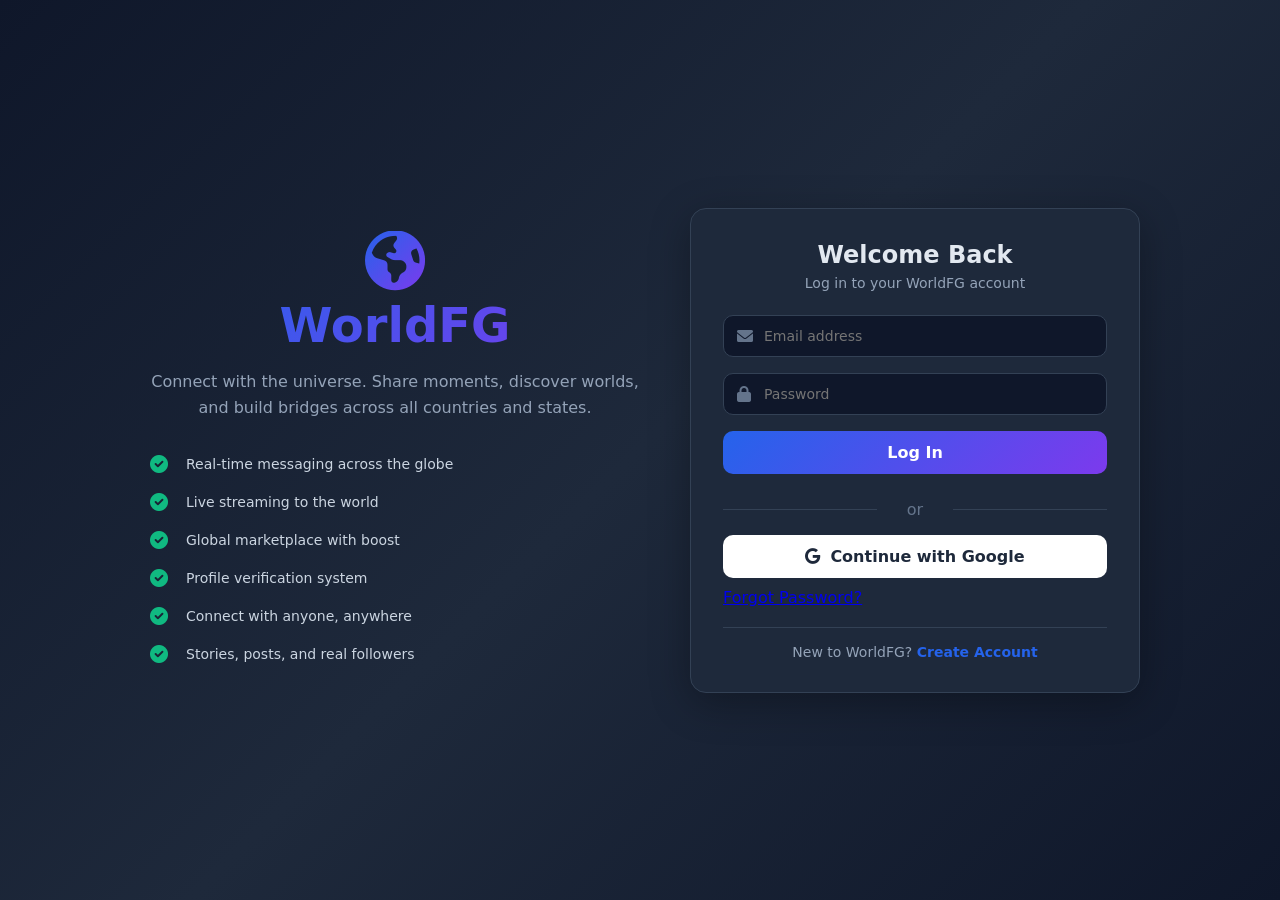
<file: profile.html>
<!DOCTYPE html>
<html lang="en">
<head>
    <meta charset="UTF-8">
    <meta name="viewport" content="width=device-width, initial-scale=1.0">
    <title>WorldFG - Profile</title>
    <link rel="stylesheet" href="styles.css">
    <link rel="stylesheet" href="https://cdnjs.cloudflare.com/ajax/libs/font-awesome/6.0.0-beta3/css/all.min.css">
    <style>
        /* Facebook-style profile specific styles */
        .fb-profile-container {
            max-width: 1100px;
            margin: 0 auto;
            padding: 0 16px;
        }
        
        .fb-cover-wrapper {
            position: relative;
            width: 100%;
            height: 350px;
            border-radius: 0 0 8px 8px;
            overflow: visible;
            margin-bottom: 0;
        }
        
        .fb-cover-photo {
            width: 100%;
            height: 100%;
            object-fit: cover;
            border-radius: 0 0 8px 8px;
            background: linear-gradient(135deg, #1a1a2e, #16213e, #0f3460);
        }
        
        .fb-cover-gradient {
            position: absolute;
            bottom: 0;
            left: 0;
            right: 0;
            height: 120px;
            background: linear-gradient(transparent, rgba(0,0,0,0.5));
        }
        
        .fb-cover-btn {
            position: absolute;
            bottom: 16px;
            right: 16px;
            background: rgba(255,255,255,0.15);
            backdrop-filter: blur(10px);
            color: white;
            border: 1px solid rgba(255,255,255,0.3);
            padding: 8px 16px;
            border-radius: 8px;
            cursor: pointer;
            font-size: 14px;
            font-weight: 600;
            transition: 0.2s;
            z-index: 5;
        }
        
        .fb-cover-btn:hover {
            background: rgba(255,255,255,0.25);
        }
        
        .fb-profile-info-bar {
            display: flex;
            align-items: flex-end;
            padding: 0 32px;
            margin-top: -80px;
            position: relative;
            z-index: 10;
            gap: 16px;
        }
        
        .fb-profile-pic-wrapper {
            position: relative;
            flex-shrink: 0;
        }
        
        .fb-profile-pic {
            width: 168px;
            height: 168px;
            border-radius: 50%;
            border: 4px solid var(--card);
            background: var(--gradient);
            overflow: hidden;
            position: relative;
            box-shadow: 0 2px 8px rgba(0,0,0,0.3);
        }
        
        .fb-profile-pic img {
            width: 100%;
            height: 100%;
            object-fit: cover;
        }
        
        .fb-profile-pic-initial {
            width: 100%;
            height: 100%;
            display: flex;
            align-items: center;
            justify-content: center;
            font-size: 60px;
            font-weight: bold;
            color: white;
        }
        
        .fb-change-pic-btn {
            position: absolute;
            bottom: 8px;
            right: 8px;
            width: 36px;
            height: 36px;
            border-radius: 50%;
            background: rgba(0,0,0,0.6);
            border: none;
            color: white;
            cursor: pointer;
            font-size: 14px;
            display: flex;
            align-items: center;
            justify-content: center;
            transition: 0.2s;
        }
        
        .fb-change-pic-btn:hover {
            background: rgba(0,0,0,0.8);
        }
        
        .fb-profile-name-section {
            flex: 1;
            padding-bottom: 12px;
        }
        
        .fb-profile-name {
            font-size: 32px;
            font-weight: 800;
            margin: 0;
            display: flex;
            align-items: center;
            gap: 8px;
        }
        
        .fb-profile-subtitle {
            font-size: 15px;
            color: #94a3b8;
            margin-top: 4px;
        }
        
        .fb-profile-stats {
            display: flex;
            gap: 20px;
            margin-top: 8px;
            font-size: 14px;
            color: #94a3b8;
        }
        
        .fb-profile-stats span {
            cursor: pointer;
        }
        
        .fb-profile-stats strong {
            color: white;
        }
        
        .fb-profile-actions {
            display: flex;
            gap: 8px;
            padding-bottom: 12px;
            flex-shrink: 0;
        }
        
        .fb-action-btn {
            padding: 8px 16px;
            border-radius: 8px;
            border: none;
            cursor: pointer;
            font-weight: 600;
            font-size: 14px;
            transition: 0.2s;
            display: flex;
            align-items: center;
            gap: 6px;
        }
        
        .fb-action-btn.primary {
            background: var(--primary);
            color: white;
        }
        
        .fb-action-btn.secondary {
            background: var(--hover);
            color: white;
            border: 1px solid var(--border);
        }
        
        .fb-action-btn.success {
            background: var(--success);
            color: white;
        }
        
        .fb-profile-nav {
            display: flex;
            gap: 0;
            border-bottom: 1px solid var(--border);
            padding: 0 32px;
            margin-top: 16px;
            overflow-x: auto;
        }
        
        .fb-nav-tab {
            padding: 16px 20px;
            background: none;
            border: none;
            color: #94a3b8;
            cursor: pointer;
            font-weight: 600;
            font-size: 14px;
            border-bottom: 3px solid transparent;
            transition: 0.2s;
            white-space: nowrap;
        }
        
        .fb-nav-tab:hover {
            color: white;
            background: rgba(255,255,255,0.05);
        }
        
        .fb-nav-tab.active {
            color: var(--primary);
            border-bottom-color: var(--primary);
        }
        
        .fb-profile-content {
            display: flex;
            gap: 16px;
            padding: 16px 32px;
        }
        
        .fb-profile-left-col {
            width: 380px;
            flex-shrink: 0;
        }
        
        .fb-profile-right-col {
            flex: 1;
            min-width: 0;
        }
        
        .fb-info-card {
            background: var(--card);
            border: 1px solid var(--border);
            border-radius: 8px;
            padding: 16px;
            margin-bottom: 12px;
        }
        
        .fb-info-card h3 {
            margin-bottom: 12px;
            font-size: 18px;
        }
        
        .fb-info-item {
            display: flex;
            align-items: center;
            gap: 10px;
            padding: 8px 0;
            font-size: 14px;
        }
        
        .fb-info-item i {
            width: 20px;
            color: #94a3b8;
            text-align: center;
        }
        
        .fb-photos-grid {
            display: grid;
            grid-template-columns: repeat(3, 1fr);
            gap: 4px;
        }
        
        .fb-photos-grid img {
            width: 100%;
            aspect-ratio: 1;
            object-fit: cover;
            border-radius: 6px;
            cursor: pointer;
        }
        
        .fb-friends-mini {
            display: grid;
            grid-template-columns: repeat(3, 1fr);
            gap: 8px;
        }
        
        .fb-friend-mini {
            text-align: center;
            cursor: pointer;
        }
        
        .fb-friend-mini-avatar {
            width: 60px;
            height: 60px;
            border-radius: 8px;
            background: var(--gradient);
            margin: 0 auto 4px;
            overflow: hidden;
        }
        
        .fb-friend-mini-avatar img {
            width: 100%;
            height: 100%;
            object-fit: cover;
        }
        
        .fb-friend-mini span {
            font-size: 12px;
            display: block;
        }
        
        @media (max-width: 900px) {
            .fb-profile-content {
                flex-direction: column;
                padding: 16px;
            }
            .fb-profile-left-col {
                width: 100%;
            }
            .fb-profile-info-bar {
                flex-direction: column;
                align-items: center;
                text-align: center;
                margin-top: -60px;
                padding: 0 16px;
            }
            .fb-profile-pic {
                width: 130px;
                height: 130px;
            }
            .fb-profile-actions {
                justify-content: center;
            }
            .fb-cover-wrapper {
                height: 200px;
            }
        }
    </style>
</head>
<body>
    <!-- Header -->
    <header class="platform-header">
        <a href="home.html" class="platform-logo">🌍 WorldFG</a>
        <div class="search-container">
            <i class="fas fa-search"></i>
            <input type="text" id="searchInput" placeholder="Search people, posts, locations..." oninput="handleSearch()">
            <div class="search-results-dropdown" id="searchResults"></div>
        </div>
        <div class="nav-icons">
            <a href="home.html" class="nav-icon"><i class="fas fa-home"></i></a>
            <a href="friends.html" class="nav-icon"><i class="fas fa-user-friends"></i></a>
            <a href="marketplace.html" class="nav-icon"><i class="fas fa-store"></i></a>
            <a href="live.html" class="nav-icon"><i class="fas fa-video"></i></a>
            <a href="messages.html" class="nav-icon"><i class="fas fa-comment-dots"></i></a>
        </div>
        <div class="header-right-icons">
            <button class="icon-badge" onclick="toggleNotifications()">
                <i class="fas fa-bell"></i>
                <span class="badge-count" id="notifBadge">0</span>
            </button>
            <a href="profile.html" class="user-menu-trigger">
                <div class="user-avatar-small" id="headerAvatar">U</div>
                <span id="headerUserName">User</span>
            </a>
        </div>
    </header>

    <!-- Full-Width Notifications Panel (like messages layout) -->
    <div id="notifOverlay" style="display:none; position:fixed; top:0; left:0; right:0; bottom:0; background:rgba(0,0,0,0.7); z-index:2000; display:none; justify-content:center; align-items:center;">
        <div style="background:var(--card); border-radius:12px; width:90%; max-width:550px; max-height:80vh; overflow:hidden; border:1px solid var(--border);">
            <div style="padding:16px; border-bottom:1px solid var(--border); display:flex; justify-content:space-between; align-items:center;">
                <h3 style="margin:0;">🔔 Notifications</h3>
                <button onclick="document.getElementById('notifOverlay').style.display='none'" style="background:none; border:none; color:white; cursor:pointer; font-size:20px;">✕</button>
            </div>
            <div style="max-height:60vh; overflow-y:auto; padding:8px;" id="notifFullList"></div>
            <div style="padding:12px; border-top:1px solid var(--border);">
                <button onclick="clearAllNotifications()" style="background:var(--danger); color:white; border:none; padding:8px 16px; border-radius:6px; cursor:pointer; width:100%;">Clear All Notifications</button>
            </div>
        </div>
    </div>

    <!-- Profile Content -->
    <div class="fb-profile-container">
        <!-- Cover Photo -->
        <div class="fb-cover-wrapper">
            <img class="fb-cover-photo" id="coverImage" src="" alt="Cover Photo" style="display:none;">
            <div id="coverPlaceholder" class="fb-cover-photo" style="display:flex; align-items:center; justify-content:center; font-size:80px; color:rgba(255,255,255,0.3);">🌍</div>
            <div class="fb-cover-gradient"></div>
            <button class="fb-cover-btn" onclick="document.getElementById('coverUpload').click()">
                <i class="fas fa-camera"></i> Change Cover Photo
            </button>
            <input type="file" id="coverUpload" accept="image/*" style="display:none;" onchange="updateCover(event)">
        </div>

        <!-- Profile Info Bar -->
        <div class="fb-profile-info-bar">
            <div class="fb-profile-pic-wrapper">
                <div class="fb-profile-pic">
                    <img id="profileImage" src="" alt="Profile" style="display:none;">
                    <div class="fb-profile-pic-initial" id="profileInitial">U</div>
                </div>
                <button class="fb-change-pic-btn" onclick="document.getElementById('profilePicUpload').click()">
                    <i class="fas fa-camera"></i>
                </button>
                <input type="file" id="profilePicUpload" accept="image/*" style="display:none;" onchange="updateProfilePic(event)">
            </div>
            
            <div class="fb-profile-name-section">
                <h1 class="fb-profile-name">
                    <span id="profileName">User Name</span>
                    <span id="verifiedBadge" style="display:none;"><i class="fas fa-check-circle" style="color:#1877f2; font-size:22px;"></i></span>
                </h1>
                <div class="fb-profile-subtitle" id="profileBioText">No bio yet</div>
                <div class="fb-profile-stats">
                    <span><strong id="profileFriendsCount">0</strong> friends</span>
                    <span><strong id="profileFollowersCount">0</strong> followers</span>
                    <span><strong id="profilePostsCount">0</strong> posts</span>
                </div>
            </div>
            
            <div class="fb-profile-actions" id="profileActions"></div>
        </div>

        <!-- Profile Navigation -->
        <div class="fb-profile-nav">
            <button class="fb-nav-tab active" onclick="showTab('posts', this)">Posts</button>
            <button class="fb-nav-tab" onclick="showTab('about', this)">About</button>
            <button class="fb-nav-tab" onclick="showTab('photos', this)">Photos</button>
            <button class="fb-nav-tab" onclick="showTab('friends', this)">Friends</button>
            <button class="fb-nav-tab" onclick="showTab('followers', this)">Followers</button>
            <button class="fb-nav-tab" onclick="showTab('videos', this)">Videos</button>
        </div>

        <!-- Profile Content Body -->
        <div class="fb-profile-content">
            <!-- Left Column - Info -->
            <div class="fb-profile-left-col">
                <div class="fb-info-card" id="aboutCard">
                    <h3>About</h3>
                    <div class="fb-info-item"><i class="fas fa-map-marker-alt"></i> <span id="aboutLocation">Location</span></div>
                    <div class="fb-info-item"><i class="fas fa-globe"></i> <span id="aboutWebsite">Website</span></div>
                    <div class="fb-info-item"><i class="fas fa-briefcase"></i> <span id="aboutWork">Work</span></div>
                    <div class="fb-info-item"><i class="fas fa-graduation-cap"></i> <span id="aboutEducation">Education</span></div>
                    <div class="fb-info-item"><i class="fas fa-calendar"></i> <span id="aboutJoined">Joined</span></div>
                    <div class="fb-info-item"><i class="fas fa-birthday-cake"></i> <span id="aboutBirthday">Birthday</span></div>
                    <button onclick="editProfile()" style="width:100%; margin-top:8px; background:var(--hover); color:white; border:1px solid var(--border); padding:8px; border-radius:6px; cursor:pointer;">Edit Details</button>
                </div>
                
                <div class="fb-info-card">
                    <h3>Photos</h3>
                    <div class="fb-photos-grid" id="photosMiniGrid"></div>
                </div>
                
                <div class="fb-info-card">
                    <h3>Friends</h3>
                    <div class="fb-friends-mini" id="friendsMiniGrid"></div>
                </div>
            </div>
            
            <!-- Right Column - Posts -->
            <div class="fb-profile-right-col">
                <!-- Status Creator (only show on own profile) -->
                <div class="card-widget" id="ownStatusCreator" style="display:none;">
                    <div class="status-creator">
                        <div class="user-avatar-small" id="feedAvatar">U</div>
                        <input type="text" id="profileStatusInput" placeholder="What's on your mind?" onkeypress="if(event.key==='Enter')createProfilePost()">
                    </div>
                    <div class="status-actions">
                        <button class="status-action-btn" onclick="document.getElementById('profileMediaUpload').click()">
                            <i class="fas fa-camera" style="color:#10b981;"></i> Photo
                        </button>
                        <button class="status-action-btn" onclick="createProfilePost()">
                            <i class="fas fa-paper-plane" style="color:var(--primary);"></i> Post
                        </button>
                    </div>
                    <input type="file" id="profileMediaUpload" accept="image/*,video/*" style="display:none;" onchange="handleProfileMedia(event)">
                </div>
                
                <div id="profilePosts"></div>
            </div>
        </div>
    </div>

    <script src="data.js"></script>
    <script>
        const urlParams = new URLSearchParams(window.location.search);
        const profileUserId = urlParams.get('id') || getCurrentUser()?.id;
        let profileUser = DB.users.find(u => u.id === profileUserId) || getCurrentUser();
        let currentTab = 'posts';

        function loadFullProfile() {
            if (!profileUser) return;
            
            // Cover
            if (profileUser.coverPic) {
                document.getElementById('coverImage').src = profileUser.coverPic;
                document.getElementById('coverImage').style.display = 'block';
                document.getElementById('coverPlaceholder').style.display = 'none';
            }
            
            // Profile Picture
            if (profileUser.profilePic) {
                document.getElementById('profileImage').src = profileUser.profilePic;
                document.getElementById('profileImage').style.display = 'block';
                document.getElementById('profileInitial').style.display = 'none';
            } else {
                document.getElementById('profileInitial').textContent = profileUser.avatar || profileUser.firstName?.charAt(0) || 'U';
            }
            
            // Name & Verification
            document.getElementById('profileName').textContent = profileUser.fullName;
            if (profileUser.verified) {
                document.getElementById('verifiedBadge').style.display = 'inline';
            }
            document.getElementById('profileBioText').textContent = profileUser.bio || 'No bio yet';
            
            // Stats
            const friendCount = (DB.friends[profileUser.id] || []).length;
            const followerCount = (DB.followers[profileUser.id] || []).length;
            const postCount = DB.posts.filter(p => p.userId === profileUser.id).length;
            
            document.getElementById('profileFriendsCount').textContent = friendCount;
            document.getElementById('profileFollowersCount').textContent = followerCount;
            document.getElementById('profilePostsCount').textContent = postCount;
            
            // About
            document.getElementById('aboutLocation').textContent = profileUser.location || profileUser.country || 'Not set';
            document.getElementById('aboutWebsite').textContent = profileUser.website || 'Not set';
            document.getElementById('aboutWork').textContent = profileUser.work || 'Not set';
            document.getElementById('aboutEducation').textContent = profileUser.education || 'Not set';
            document.getElementById('aboutJoined').textContent = profileUser.joined ? new Date(profileUser.joined).toLocaleDateString() : 'Unknown';
            document.getElementById('aboutBirthday').textContent = profileUser.birthday || 'Not set';
            
            // Actions
            renderActions();
            
            // Own status creator
            const currentUser = getCurrentUser();
            if (profileUser.id === currentUser?.id) {
                document.getElementById('ownStatusCreator').style.display = 'block';
                const feedAvatar = document.getElementById('feedAvatar');
                if (currentUser.profilePic) {
                    feedAvatar.innerHTML = `<img src="${currentUser.profilePic}" style="width:100%;height:100%;border-radius:50%;object-fit:cover;">`;
                } else {
                    feedAvatar.textContent = currentUser.avatar;
                }
            }
            
            // Render content
            renderTabContent();
            renderPhotosMini();
            renderFriendsMini();
            
            // Update header
            const headerAvatar = document.getElementById('headerAvatar');
            const headerUserName = document.getElementById('headerUserName');
            if (currentUser?.profilePic && headerAvatar) {
                headerAvatar.innerHTML = `<img src="${currentUser.profilePic}" style="width:100%;height:100%;border-radius:50%;object-fit:cover;">`;
            }
            if (headerUserName) headerUserName.textContent = currentUser?.firstName || 'User';
        }

        function renderActions() {
            const currentUser = getCurrentUser();
            const actionsDiv = document.getElementById('profileActions');
            if (!actionsDiv) return;
            
            if (profileUser.id === currentUser?.id) {
                actionsDiv.innerHTML = `
                    <button class="fb-action-btn primary" onclick="editProfile()"><i class="fas fa-edit"></i> Edit Profile</button>
                    <button class="fb-action-btn secondary" onclick="window.location.href='settings.html'"><i class="fas fa-cog"></i></button>
                `;
            } else {
                const isFriend = DB.friends[currentUser?.id]?.includes(profileUser.id);
                const isFollowing = DB.followers[profileUser.id]?.includes(currentUser?.id);
                const hasRequest = DB.friendRequests[profileUser.id]?.includes(currentUser?.id);
                
                actionsDiv.innerHTML = `
                    ${isFriend ? 
                        `<button class="fb-action-btn success"><i class="fas fa-check"></i> Friends</button>
                         <button class="fb-action-btn secondary" onclick="removeFriend('${profileUser.id}')"><i class="fas fa-user-minus"></i></button>` :
                        hasRequest ?
                        `<button class="fb-action-btn secondary"><i class="fas fa-clock"></i> Request Sent</button>` :
                        `<button class="fb-action-btn primary" onclick="sendFriendRequest('${profileUser.id}')"><i class="fas fa-user-plus"></i> Add Friend</button>`
                    }
                    ${isFollowing ?
                        `<button class="fb-action-btn secondary" onclick="unfollowUser()"><i class="fas fa-check"></i> Following</button>` :
                        `<button class="fb-action-btn secondary" onclick="followUser()"><i class="fas fa-plus"></i> Follow</button>`
                    }
                    <button class="fb-action-btn secondary" onclick="window.location.href='messages.html'"><i class="fas fa-comment"></i> Message</button>
                `;
            }
        }

        function showTab(tab, el) {
            currentTab = tab;
            document.querySelectorAll('.fb-nav-tab').forEach(b => b.classList.remove('active'));
            if (el) el.classList.add('active');
            renderTabContent();
        }

        function renderTabContent() {
            const postsDiv = document.getElementById('profilePosts');
            const aboutCard = document.getElementById('aboutCard');
            const photosGrid = document.getElementById('photosMiniGrid')?.parentElement;
            const friendsGrid = document.getElementById('friendsMiniGrid')?.parentElement;
            
            // Hide all
            if (postsDiv) postsDiv.style.display = 'none';
            
            switch(currentTab) {
                case 'posts':
                    if (postsDiv) postsDiv.style.display = 'block';
                    renderProfilePosts();
                    break;
                case 'about':
                    if (postsDiv) postsDiv.innerHTML = renderAboutDetailed();
                    if (postsDiv) postsDiv.style.display = 'block';
                    break;
                case 'photos':
                    if (postsDiv) postsDiv.innerHTML = renderAllPhotos();
                    if (postsDiv) postsDiv.style.display = 'block';
                    break;
                case 'friends':
                    if (postsDiv) postsDiv.innerHTML = renderAllFriends();
                    if (postsDiv) postsDiv.style.display = 'block';
                    break;
                case 'followers':
                    if (postsDiv) postsDiv.innerHTML = renderAllFollowers();
                    if (postsDiv) postsDiv.style.display = 'block';
                    break;
                case 'videos':
                    if (postsDiv) postsDiv.innerHTML = renderAllVideos();
                    if (postsDiv) postsDiv.style.display = 'block';
                    break;
            }
        }

        function renderProfilePosts() {
            const container = document.getElementById('profilePosts');
            if (!container) return;
            
            const userPosts = DB.posts.filter(p => p.userId === profileUser.id);
            
            if (!userPosts.length) {
                container.innerHTML = '<div class="card-widget"><p style="text-align:center; padding:20px;">No posts yet</p></div>';
                return;
            }
            
            container.innerHTML = userPosts.map(post => `
                <div class="post-card">
                    <div class="post-header-info">
                        <div class="post-avatar">
                            ${post.userProfilePic ? `<img src="${post.userProfilePic}">` : post.userAvatar}
                        </div>
                        <div>
                            <strong>${post.userName}</strong> ${post.userVerified ? '<i class="fas fa-check-circle verified-check"></i>' : ''}
                            <div style="font-size:12px; color:#64748b;">${timeAgo(post.time)} • 📍 ${post.userLocation}</div>
                        </div>
                    </div>
                    <p>${post.text}</p>
                    ${post.mediaUrl ? 
                        (post.mediaUrl.startsWith('data:video') ? 
                            `<video src="${post.mediaUrl}" controls class="post-media-content"></video>` :
                            `<img src="${post.mediaUrl}" class="post-media-content">`) 
                        : ''}
                    <div class="post-reaction-bar">
                        <span>👍 ${post.likes.length}</span>
                        <span>❤️ ${post.loves.length}</span>
                        <span>😂 ${post.laughs.length}</span>
                        <span>💬 ${post.comments.length}</span>
                    </div>
                </div>
            `).join('');
        }

        function renderPhotosMini() {
            const grid = document.getElementById('photosMiniGrid');
            if (!grid) return;
            const userPosts = DB.posts.filter(p => p.userId === profileUser.id && p.mediaUrl && !p.mediaUrl.startsWith('data:video'));
            const photos = userPosts.slice(0, 9);
            grid.innerHTML = photos.map(p => `<img src="${p.mediaUrl}" onclick="showTab('photos', document.querySelector('.fb-nav-tab:nth-child(3)'))">`).join('') || '<p style="font-size:12px;color:#64748b;">No photos</p>';
        }

        function renderFriendsMini() {
            const grid = document.getElementById('friendsMiniGrid');
            if (!grid) return;
            const friendIds = (DB.friends[profileUser.id] || []).slice(0, 9);
            const friends = DB.users.filter(u => friendIds.includes(u.id));
            grid.innerHTML = friends.map(f => `
                <div class="fb-friend-mini" onclick="viewProfile('${f.id}')">
                    <div class="fb-friend-mini-avatar">
                        ${f.profilePic ? `<img src="${f.profilePic}">` : `<div style="width:100%;height:100%;display:flex;align-items:center;justify-content:center;font-weight:bold;color:white;">${f.avatar}</div>`}
                    </div>
                    <span>${f.firstName || f.fullName}</span>
                </div>
            `).join('') || '<p style="font-size:12px;color:#64748b;">No friends</p>';
        }

        function createProfilePost() {
            const input = document.getElementById('profileStatusInput');
            const text = input?.value.trim();
            if (!text && !window.pendingProfileMedia) return;
            
            const user = getCurrentUser();
            const post = {
                id: 'post_' + Date.now(),
                userId: user.id,
                userName: user.fullName,
                userAvatar: user.avatar,
                userProfilePic: user.profilePic,
                userVerified: user.verified,
                userLocation: user.location || user.country,
                text: text || '📸 Shared media',
                mediaUrl: window.pendingProfileMedia || null,
                likes: [], loves: [], laughs: [], comments: [], shares: [],
                time: new Date().toISOString()
            };
            
            DB.posts.unshift(post);
            window.pendingProfileMedia = null;
            if (input) input.value = '';
            saveDB();
            renderProfilePosts();
            loadFullProfile();
            addNotification('📝 Post', 'New post created!');
        }

        function handleProfileMedia(event) {
            const file = event.target.files[0];
            if (!file) return;
            const reader = new FileReader();
            reader.onload = function(e) {
                window.pendingProfileMedia = e.target.result;
                createProfilePost();
            };
            reader.readAsDataURL(file);
        }

        function updateCover(event) {
            const file = event.target.files[0];
            if (!file) return;
            const reader = new FileReader();
            reader.onload = function(e) {
                profileUser.coverPic = e.target.result;
                const userInDb = DB.users.find(u => u.id === profileUser.id);
                if (userInDb) userInDb.coverPic = e.target.result;
                if (profileUser.id === getCurrentUser()?.id) DB.currentUser.coverPic = e.target.result;
                saveDB();
                document.getElementById('coverImage').src = e.target.result;
                document.getElementById('coverImage').style.display = 'block';
                document.getElementById('coverPlaceholder').style.display = 'none';
                addNotification('📸 Cover', 'Cover photo updated!');
            };
            reader.readAsDataURL(file);
        }

        function updateProfilePic(event) {
            const file = event.target.files[0];
            if (!file) return;
            const reader = new FileReader();
            reader.onload = function(e) {
                profileUser.profilePic = e.target.result;
                const userInDb = DB.users.find(u => u.id === profileUser.id);
                if (userInDb) userInDb.profilePic = e.target.result;
                if (profileUser.id === getCurrentUser()?.id) DB.currentUser.profilePic = e.target.result;
                saveDB();
                document.getElementById('profileImage').src = e.target.result;
                document.getElementById('profileImage').style.display = 'block';
                document.getElementById('profileInitial').style.display = 'none';
                loadFullProfile();
                addNotification('📸 Profile', 'Profile picture updated!');
            };
            reader.readAsDataURL(file);
        }

        function editProfile() {
            const newBio = prompt('Bio:', profileUser.bio || '');
            if (newBio !== null) profileUser.bio = newBio;
            const newLocation = prompt('Location:', profileUser.location || '');
            if (newLocation !== null) profileUser.location = newLocation;
            const newWebsite = prompt('Website:', profileUser.website || '');
            if (newWebsite !== null) profileUser.website = newWebsite;
            const newWork = prompt('Work:', profileUser.work || '');
            if (newWork !== null) profileUser.work = newWork;
            const newEducation = prompt('Education:', profileUser.education || '');
            if (newEducation !== null) profileUser.education = newEducation;
            
            const userInDb = DB.users.find(u => u.id === profileUser.id);
            if (userInDb) {
                Object.assign(userInDb, {
                    bio: profileUser.bio,
                    location: profileUser.location,
                    website: profileUser.website,
                    work: profileUser.work,
                    education: profileUser.education
                });
            }
            saveDB();
            loadFullProfile();
            addNotification('✏️ Profile', 'Profile updated!');
        }

        function followUser() {
            if (!DB.followers[profileUser.id]) DB.followers[profileUser.id] = [];
            const uid = getCurrentUser()?.id;
            if (!DB.followers[profileUser.id].includes(uid)) {
                DB.followers[profileUser.id].push(uid);
                saveDB();
                loadFullProfile();
                addNotification('👤 Follow', 'You followed ' + profileUser.fullName);
            }
        }

        function unfollowUser() {
            const uid = getCurrentUser()?.id;
            if (DB.followers[profileUser.id]) {
                DB.followers[profileUser.id] = DB.followers[profileUser.id].filter(id => id !== uid);
                saveDB();
                loadFullProfile();
            }
        }

        function toggleNotifications() {
            const overlay = document.getElementById('notifOverlay');
            overlay.style.display = 'flex';
            
            const list = document.getElementById('notifFullList');
            if (!DB.notifications.length) {
                list.innerHTML = '<p style="text-align:center; padding:20px; color:#64748b;">No notifications yet</p>';
            } else {
                list.innerHTML = DB.notifications.map(n => `
                    <div style="padding:12px; border-bottom:1px solid var(--border); ${n.read ? '' : 'background:var(--hover); border-left:3px solid var(--primary);'}">
                        <strong>${n.type}</strong>: ${n.text}
                        <small style="display:block; color:#64748b;">${timeAgo(n.time)}</small>
                    </div>
                `).join('');
            }
            
            DB.notifications.forEach(n => n.read = true);
            saveDB();
            updateNotificationBadge();
        }

        function clearAllNotifications() {
            DB.notifications = [];
            saveDB();
            document.getElementById('notifFullList').innerHTML = '<p style="text-align:center; padding:20px; color:#64748b;">All notifications cleared</p>';
            updateNotificationBadge();
        }

        function timeAgo(dateString) {
            const now = new Date();
            const date = new Date(dateString);
            const seconds = Math.floor((now - date) / 1000);
            if (seconds < 60) return 'Just now';
            if (seconds < 3600) return Math.floor(seconds / 60) + 'm ago';
            if (seconds < 86400) return Math.floor(seconds / 3600) + 'h ago';
            if (seconds < 604800) return Math.floor(seconds / 86400) + 'd ago';
            return date.toLocaleDateString();
        }

        function renderAboutDetailed() {
            return `
                <div class="card-widget">
                    <h3>About ${profileUser.fullName}</h3>
                    <p>📍 <strong>Location:</strong> ${profileUser.location || profileUser.country || 'Not set'}</p>
                    <p>🌐 <strong>Website:</strong> ${profileUser.website || 'Not set'}</p>
                    <p>💼 <strong>Work:</strong> ${profileUser.work || 'Not set'}</p>
                    <p>🎓 <strong>Education:</strong> ${profileUser.education || 'Not set'}</p>
                    <p>📅 <strong>Joined:</strong> ${profileUser.joined ? new Date(profileUser.joined).toLocaleDateString() : 'Unknown'}</p>
                    <p>🎂 <strong>Birthday:</strong> ${profileUser.birthday || 'Not set'}</p>
                    <p>📝 <strong>Bio:</strong> ${profileUser.bio || 'No bio'}</p>
                </div>
            `;
        }

        function renderAllPhotos() {
            const posts = DB.posts.filter(p => p.userId === profileUser.id && p.mediaUrl);
            return `
                <div class="card-widget">
                    <h3>Photos</h3>
                    <div style="display:grid; grid-template-columns:repeat(auto-fill, minmax(200px,1fr)); gap:8px;">
                        ${posts.map(p => p.mediaUrl.startsWith('data:video') ? '' : `<img src="${p.mediaUrl}" style="width:100%; border-radius:8px;">`).join('') || '<p>No photos</p>'}
                    </div>
                </div>
            `;
        }

        function renderAllFriends() {
            const friendIds = DB.friends[profileUser.id] || [];
            const friends = DB.users.filter(u => friendIds.includes(u.id));
            return `
                <div class="card-widget">
                    <h3>Friends (${friends.length})</h3>
                    <div class="friends-grid">
                        ${friends.map(f => `
                            <div class="friend-card" onclick="viewProfile('${f.id}')">
                                <div class="friend-avatar">${f.profilePic ? `<img src="${f.profilePic}">` : f.avatar}</div>
                                <strong>${f.fullName}</strong>
                            </div>
                        `).join('') || '<p>No friends yet</p>'}
                    </div>
                </div>
            `;
        }

        function renderAllFollowers() {
            const followerIds = DB.followers[profileUser.id] || [];
            const followers = DB.users.filter(u => followerIds.includes(u.id));
            return `
                <div class="card-widget">
                    <h3>Followers (${followers.length})</h3>
                    <div class="friends-grid">
                        ${followers.map(f => `
                            <div class="friend-card">
                                <div class="friend-avatar">${f.profilePic ? `<img src="${f.profilePic}">` : f.avatar}</div>
                                <strong>${f.fullName}</strong>
                            </div>
                        `).join('') || '<p>No followers yet</p>'}
                    </div>
                </div>
            `;
        }

        function renderAllVideos() {
            const posts = DB.posts.filter(p => p.userId === profileUser.id && p.mediaUrl && p.mediaUrl.startsWith('data:video'));
            return `
                <div class="card-widget">
                    <h3>Videos</h3>
                    ${posts.map(p => `<video src="${p.mediaUrl}" controls style="width:100%; border-radius:8px; margin-bottom:8px;"></video>`).join('') || '<p>No videos</p>'}
                </div>
            `;
        }

        // Initialize
        loadFullProfile();
    </script>
    <script src="app.js"></script>
</body>
</html>
</file>
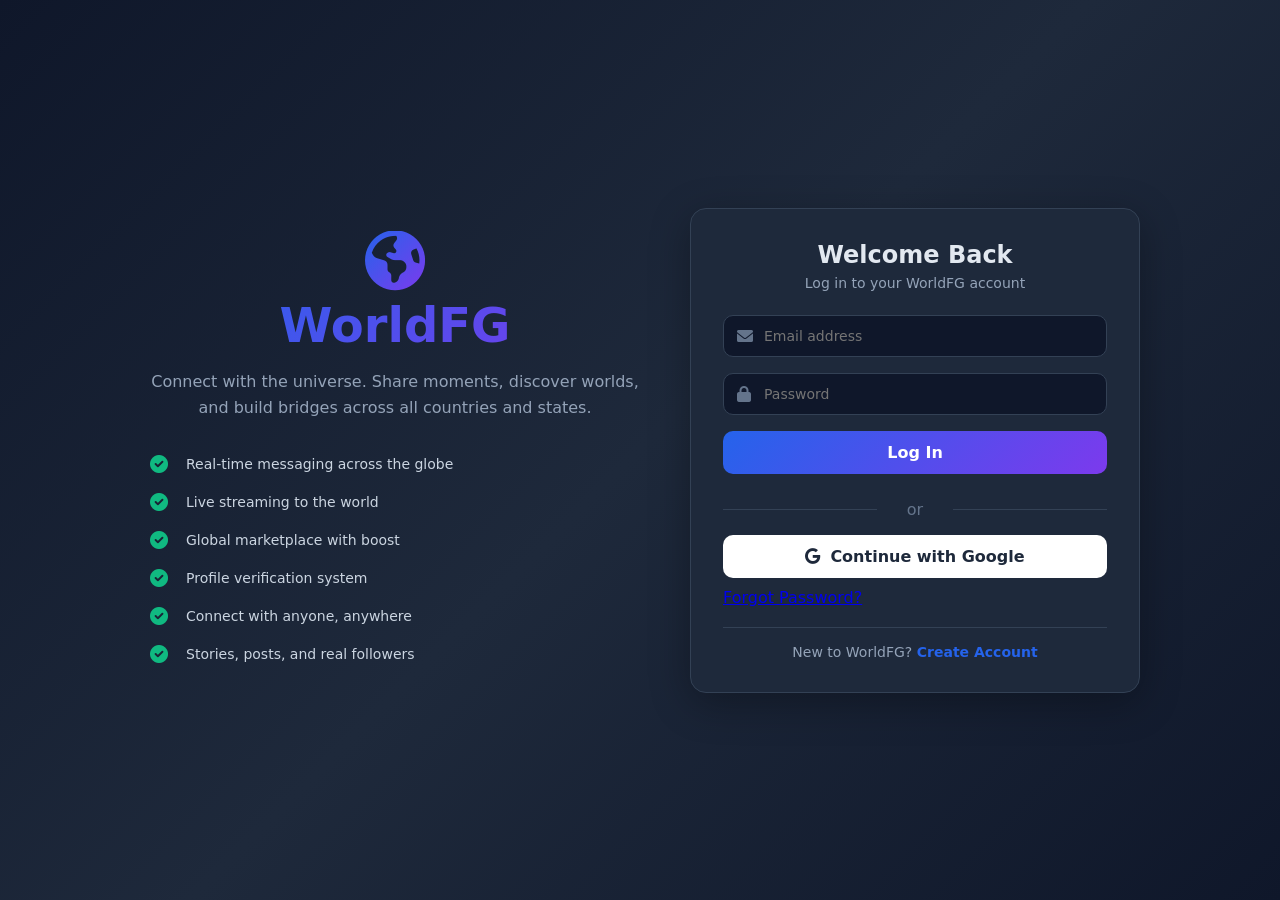
<file: settings.html>
<!DOCTYPE html>
<html lang="en">
<head>
    <meta charset="UTF-8">
    <meta name="viewport" content="width=device-width, initial-scale=1.0">
    <title>WorldFG - Settings</title>
    <link rel="stylesheet" href="styles.css">
    <link rel="stylesheet" href="https://cdnjs.cloudflare.com/ajax/libs/font-awesome/6.0.0-beta3/css/all.min.css">
</head>
<body>
    <header class="platform-header">
        <a href="home.html" class="platform-logo">🌍 WorldFG</a>
        <div class="nav-icons">
            <a href="home.html" class="nav-icon"><i class="fas fa-home"></i></a>
            <a href="friends.html" class="nav-icon"><i class="fas fa-user-friends"></i></a>
            <a href="marketplace.html" class="nav-icon"><i class="fas fa-store"></i></a>
            <a href="live.html" class="nav-icon"><i class="fas fa-video"></i></a>
            <a href="messages.html" class="nav-icon"><i class="fas fa-comment-dots"></i></a>
        </div>
        <a href="profile.html" class="user-menu-trigger">
            <div class="user-avatar-small" id="headerAvatar">U</div>
            <span id="headerUserName">User</span>
        </a>
    </header>

    <div style="max-width:700px; margin:16px auto; padding:0 16px;">
        <h1 style="margin-bottom:20px;">⚙️ Settings</h1>
        
        <div class="card-widget settings-section">
            <h3>👤 Account Information</h3>
            <div class="input-group">
                <label>Full Name</label>
                <input type="text" id="settingsName" placeholder="Your full name">
            </div>
            <div class="input-group">
                <label>Email</label>
                <input type="email" id="settingsEmail" placeholder="Your email">
            </div>
            <div class="input-group">
                <label>Location</label>
                <input type="text" id="settingsLocation" placeholder="Your location">
            </div>
            <button onclick="saveAccountSettings()" class="primary-btn">Save Changes</button>
        </div>
        
        <div class="card-widget settings-section">
            <h3>🔵 Profile Verification</h3>
            <p style="color:#94a3b8; margin-bottom:12px;">Get the blue checkmark to verify your identity</p>
            <button onclick="verifyProfile()" class="primary-btn">Request Verification</button>
        </div>
        
        <div class="card-widget settings-section">
            <h3>🚀 Boost & Promotion</h3>
            <p style="color:#94a3b8; margin-bottom:12px;">Boost your posts and marketplace listings</p>
            <div class="input-group">
                <label>Select Post/Listing</label>
                <select id="boostTarget" style="width:100%; padding:10px; background:var(--dark); color:#e2e8f0; border:1px solid var(--border); border-radius:8px;">
                    <option>Choose content to boost</option>
                    <option>Latest Post</option>
                    <option>Marketplace Listing</option>
                </select>
            </div>
            <div class="input-group">
                <label>Budget ($)</label>
                <input type="number" id="boostBudget" placeholder="Enter amount">
            </div>
            <button onclick="boostContentSettings()" class="primary-btn">Boost Now</button>
        </div>
        
        <div class="card-widget settings-section">
            <h3>🔒 Privacy</h3>
            <div class="input-group">
                <label>Who can see your posts?</label>
                <select id="privacySetting" style="width:100%; padding:10px; background:var(--dark); color:#e2e8f0; border:1px solid var(--border); border-radius:8px;">
                    <option>Everyone</option>
                    <option>Friends Only</option>
                    <option>Only Me</option>
                </select>
            </div>
            <button onclick="savePrivacy()" class="primary-btn">Save Privacy Settings</button>
        </div>
        
        <div class="card-widget settings-section">
            <h3>🔑 Change Password</h3>
            <div class="input-group">
                <input type="password" id="currentPassword" placeholder="Current password">
            </div>
            <div class="input-group">
                <input type="password" id="newPassword" placeholder="New password">
            </div>
            <button onclick="changePassword()" class="primary-btn">Update Password</button>
        </div>
        
        <div class="card-widget settings-section">
            <h3>🚪 Account</h3>
            <button onclick="logout()" style="background:var(--danger); color:white; border:none; padding:10px 20px; border-radius:8px; cursor:pointer;">Log Out</button>
        </div>
    </div>

    <script src="data.js"></script>
    <script src="app.js"></script>
    <script>
        function loadSettings() {
            const user = getCurrentUser();
            if (!user) return;
            document.getElementById('settingsName').value = user.fullName || '';
            document.getElementById('settingsEmail').value = user.email || '';
            document.getElementById('settingsLocation').value = user.location || '';
        }
        
        function saveAccountSettings() {
            const user = getCurrentUser();
            user.fullName = document.getElementById('settingsName').value;
            user.email = document.getElementById('settingsEmail').value;
            user.location = document.getElementById('settingsLocation').value;
            
            const userInDb = DB.users.find(u => u.id === user.id);
            if (userInDb) {
                userInDb.fullName = user.fullName;
                userInDb.email = user.email;
                userInDb.location = user.location;
            }
            saveDB();
            addNotification('⚙️ Settings', 'Account settings updated!');
            alert('✅ Settings saved!');
        }
        
        function boostContentSettings() {
            const budget = document.getElementById('boostBudget').value;
            if (budget && !isNaN(budget)) {
                alert('✅ Content boosted with $' + budget + '!');
                addNotification('🚀 Boost', 'Content boosted with $' + budget);
            }
        }
        
        function savePrivacy() {
            alert('✅ Privacy settings saved!');
            addNotification('🔒 Privacy', 'Privacy settings updated');
        }
        
        function changePassword() {
            const current = document.getElementById('currentPassword').value;
            const newPass = document.getElementById('newPassword').value;
            const user = getCurrentUser();
            
            if (current !== user.password) {
                alert('❌ Current password is incorrect!');
                return;
            }
            if (newPass.length < 6) {
                alert('❌ New password must be at least 6 characters!');
                return;
            }
            
            user.password = newPass;
            const userInDb = DB.users.find(u => u.id === user.id);
            if (userInDb) userInDb.password = newPass;
            saveDB();
            alert('✅ Password changed successfully!');
            addNotification('🔑 Security', 'Password changed');
        }
        
        loadSettings();
        initPage();
    </script>
</body>
</html>
</file>
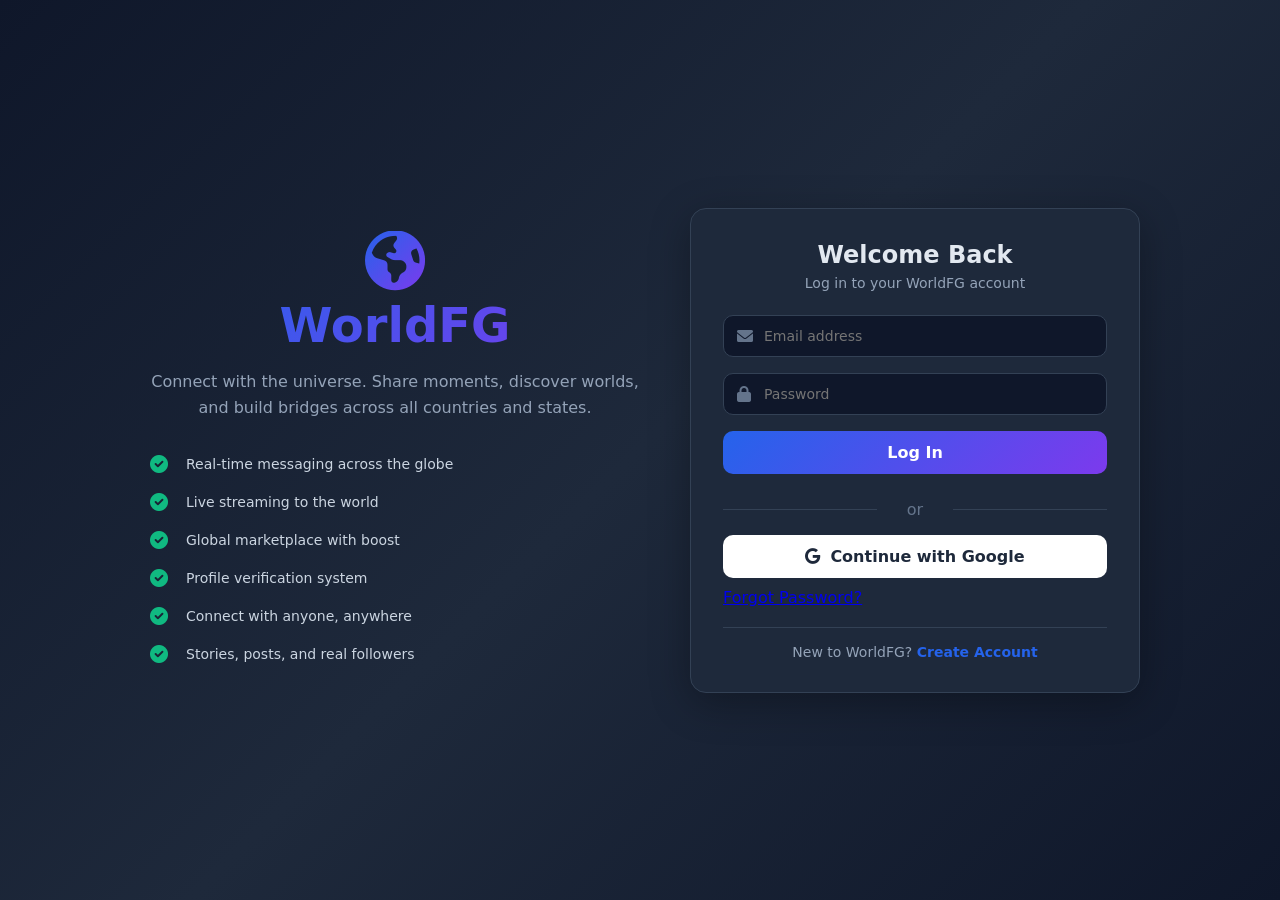
<file: stories.html>
<!DOCTYPE html>
<html lang="en">
<head>
    <meta charset="UTF-8">
    <meta name="viewport" content="width=device-width, initial-scale=1.0">
    <title>WorldFG - Stories</title>
    <link rel="stylesheet" href="styles.css">
    <link rel="stylesheet" href="https://cdnjs.cloudflare.com/ajax/libs/font-awesome/6.0.0-beta3/css/all.min.css">
</head>
<body>
    <header class="platform-header">
        <a href="home.html" class="platform-logo">🌍 WorldFG</a>
        <div class="nav-icons">
            <a href="home.html" class="nav-icon"><i class="fas fa-home"></i></a>
            <a href="friends.html" class="nav-icon"><i class="fas fa-user-friends"></i></a>
            <a href="marketplace.html" class="nav-icon"><i class="fas fa-store"></i></a>
            <a href="live.html" class="nav-icon"><i class="fas fa-video"></i></a>
            <a href="messages.html" class="nav-icon"><i class="fas fa-comment-dots"></i></a>
        </div>
        <a href="profile.html" class="user-menu-trigger">
            <div class="user-avatar-small" id="headerAvatar">U</div>
            <span id="headerUserName">User</span>
        </a>
    </header>

    <div style="max-width:800px; margin:16px auto; padding:0 16px;">
        <div style="display:flex; justify-content:space-between; align-items:center; margin-bottom:16px;">
            <h1>📸 Stories</h1>
            <button onclick="createStory()" style="background:var(--primary); color:white; border:none; padding:10px 20px; border-radius:8px; cursor:pointer;">
                <i class="fas fa-plus"></i> Add Story
            </button>
        </div>
        
        <div class="stories-container" id="allStories" style="flex-wrap:wrap; gap:12px;"></div>
        
        <input type="file" id="storyUpload" accept="image/*" style="display:none;" onchange="uploadStory(event)">
    </div>

    <script src="data.js"></script>
    <script src="app.js"></script>
    <script>
        function renderAllStories() {
            const container = document.getElementById('allStories');
            const currentUser = getCurrentUser();
            
            let html = `
                <div class="story-circle" onclick="document.getElementById('storyUpload').click()" style="background:var(--card); display:flex; align-items:center; justify-content:center; width:120px; height:180px;">
                    <div style="text-align:center;">
                        <i class="fas fa-plus-circle" style="font-size:30px; color:var(--primary);"></i>
                        <p style="font-size:12px; margin-top:8px;">Add Story</p>
                    </div>
                </div>
            `;
            
            if (DB.stories) {
                DB.stories.forEach(story => {
                    html += `
                        <div class="story-circle" style="width:120px; height:180px;" onclick="viewStory('${story.id}')">
                            ${story.mediaUrl ? `<img src="${story.mediaUrl}" style="width:100%;height:100%;object-fit:cover;">` : ''}
                            <div class="story-user">${story.userName}</div>
                        </div>
                    `;
                });
            }
            
            container.innerHTML = html || '<p>No stories yet</p>';
        }
        
        function createStory() {
            document.getElementById('storyUpload').click();
        }
        
        function uploadStory(event) {
            const file = event.target.files[0];
            if (!file) return;
            const reader = new FileReader();
            reader.onload = function(e) {
                const story = {
                    id: 'story_' + Date.now(),
                    userId: getCurrentUser().id,
                    userName: getCurrentUser().fullName,
                    mediaUrl: e.target.result,
                    time: new Date().toISOString(),
                    views: []
                };
                if (!DB.stories) DB.stories = [];
                DB.stories.unshift(story);
                saveDB();
                renderAllStories();
                addNotification('📸 Story', 'Story created!');
            };
            reader.readAsDataURL(file);
        }
        
        function viewStory(storyId) {
            const story = DB.stories.find(s => s.id === storyId);
            if (!story) return;
            alert('📸 Viewing story by ' + story.userName + '\n\nPosted: ' + timeAgo(story.time));
        }
        
        renderAllStories();
        initPage();
    </script>
</body>
</html>
</file>
<file: styles.css>
:root {
    --primary: #2563eb;
    --primary-dark: #1d4ed8;
    --secondary: #7c3aed;
    --success: #10b981;
    --danger: #ef4444;
    --warning: #f59e0b;
    --dark: #0f172a;
    --darker: #020617;
    --light: #f8fafc;
    --gray: #64748b;
    --card: #1e293b;
    --border: #334155;
    --hover: #2d3a4f;
    --gradient: linear-gradient(135deg, #2563eb, #7c3aed);
    --shadow: 0 10px 40px rgba(0,0,0,0.3);
    --glow: 0 0 20px rgba(37,99,235,0.3);
}

* {
    margin: 0;
    padding: 0;
    box-sizing: border-box;
    font-family: 'Segoe UI', system-ui, -apple-system, sans-serif;
}

body {
    background: var(--darker);
    color: #e2e8f0;
    min-height: 100vh;
}

/* Auth Pages */
.auth-body {
    display: flex;
    justify-content: center;
    align-items: center;
    min-height: 100vh;
    background: linear-gradient(135deg, #0f172a 0%, #1e293b 50%, #0f172a 100%);
    padding: 20px;
}

.auth-container {
    display: flex;
    max-width: 1000px;
    width: 100%;
    gap: 40px;
    align-items: center;
    flex-wrap: wrap;
    justify-content: center;
}

.auth-left {
    flex: 1;
    min-width: 300px;
    text-align: center;
}

.brand-logo {
    font-size: 60px;
    color: var(--primary);
    margin-bottom: 10px;
}

.brand-logo i {
    background: var(--gradient);
    -webkit-background-clip: text;
    -webkit-text-fill-color: transparent;
}

.brand-logo h1 {
    font-size: 48px;
    background: var(--gradient);
    -webkit-background-clip: text;
    -webkit-text-fill-color: transparent;
    font-weight: 800;
}

.brand-tagline {
    color: #94a3b8;
    font-size: 16px;
    margin: 16px 0;
    line-height: 1.6;
}

.feature-list {
    text-align: left;
    margin-top: 24px;
}

.feature-item {
    display: flex;
    align-items: center;
    gap: 12px;
    padding: 10px;
    color: #cbd5e1;
    font-size: 14px;
}

.feature-item i {
    color: var(--success);
    font-size: 18px;
    width: 24px;
}

.auth-right {
    flex: 1;
    min-width: 350px;
    max-width: 450px;
}

.auth-card {
    background: var(--card);
    border-radius: 16px;
    padding: 32px;
    box-shadow: var(--shadow);
    border: 1px solid var(--border);
}

.auth-header {
    text-align: center;
    margin-bottom: 24px;
}

.auth-header h2 {
    font-size: 24px;
    font-weight: 700;
    margin-bottom: 6px;
}

.auth-header p {
    color: #94a3b8;
    font-size: 14px;
}

.input-group {
    position: relative;
    margin-bottom: 16px;
}

.input-group i {
    position: absolute;
    left: 14px;
    top: 50%;
    transform: translateY(-50%);
    color: #64748b;
    z-index: 1;
}

.input-group input,
.input-group select,
.input-group textarea {
    width: 100%;
    padding: 12px 14px 12px 40px;
    background: var(--dark);
    border: 1px solid var(--border);
    border-radius: 10px;
    color: #e2e8f0;
    font-size: 14px;
    outline: none;
    transition: 0.3s;
}

.input-group textarea {
    padding-left: 14px;
    resize: vertical;
    min-height: 80px;
}

.input-group input:focus,
.input-group select:focus,
.input-group textarea:focus {
    border-color: var(--primary);
    box-shadow: var(--glow);
}

.name-inputs {
    display: flex;
    gap: 10px;
}

.name-inputs .input-group {
    flex: 1;
}

.name-inputs input {
    padding-left: 14px !important;
}

.auth-btn {
    width: 100%;
    padding: 12px;
    border: none;
    border-radius: 10px;
    font-size: 16px;
    font-weight: 600;
    cursor: pointer;
    transition: 0.3s;
    margin-bottom: 10px;
}

.primary-btn {
    background: var(--gradient);
    color: white;
}

.primary-btn:hover {
    box-shadow: var(--glow);
    transform: translateY(-2px);
}

.google-btn {
    background: white;
    color: #1e293b;
    display: flex;
    align-items: center;
    justify-content: center;
    gap: 10px;
}

.auth-divider {
    text-align: center;
    margin: 16px 0;
    color: #64748b;
    position: relative;
}

.auth-divider::before,
.auth-divider::after {
    content: '';
    position: absolute;
    top: 50%;
    width: 40%;
    height: 1px;
    background: var(--border);
}

.auth-divider::before { left: 0; }
.auth-divider::after { right: 0; }

.auth-switch {
    text-align: center;
    margin-top: 20px;
    padding-top: 16px;
    border-top: 1px solid var(--border);
    font-size: 14px;
    color: #94a3b8;
}

.auth-switch a {
    color: var(--primary);
    text-decoration: none;
    font-weight: 600;
}

.error-message {
    background: rgba(239,68,68,0.1);
    color: var(--danger);
    padding: 10px;
    border-radius: 8px;
    margin-bottom: 12px;
    font-size: 13px;
    display: none;
}

/* Platform Header */
.platform-header {
    background: var(--card);
    border-bottom: 1px solid var(--border);
    padding: 10px 20px;
    display: flex;
    align-items: center;
    justify-content: space-between;
    position: sticky;
    top: 0;
    z-index: 1000;
    gap: 12px;
    flex-wrap: wrap;
}

.platform-logo {
    font-size: 24px;
    font-weight: 800;
    background: var(--gradient);
    -webkit-background-clip: text;
    -webkit-text-fill-color: transparent;
    cursor: pointer;
    text-decoration: none;
}

.search-container {
    flex: 1;
    max-width: 400px;
    position: relative;
    min-width: 200px;
}

.search-container input {
    width: 100%;
    padding: 10px 16px 10px 40px;
    background: var(--dark);
    border: 1px solid var(--border);
    border-radius: 24px;
    color: #e2e8f0;
    outline: none;
}

.search-container i {
    position: absolute;
    left: 14px;
    top: 50%;
    transform: translateY(-50%);
    color: #64748b;
}

.search-results-dropdown {
    position: absolute;
    top: 100%;
    left: 0;
    right: 0;
    background: var(--card);
    border: 1px solid var(--border);
    border-radius: 12px;
    margin-top: 4px;
    max-height: 300px;
    overflow-y: auto;
    display: none;
    z-index: 100;
}

.nav-icons {
    display: flex;
    gap: 4px;
}

.nav-icon {
    width: 40px;
    height: 40px;
    display: flex;
    align-items: center;
    justify-content: center;
    border-radius: 10px;
    cursor: pointer;
    transition: 0.2s;
    font-size: 18px;
    color: #94a3b8;
    background: none;
    border: none;
    text-decoration: none;
}

.nav-icon:hover,
.nav-icon.active {
    background: var(--hover);
    color: var(--primary);
}

.header-right-icons {
    display: flex;
    align-items: center;
    gap: 8px;
}

.icon-badge {
    position: relative;
    cursor: pointer;
    padding: 8px;
    border-radius: 50%;
    background: var(--dark);
    font-size: 18px;
    border: none;
    color: #94a3b8;
}

.badge-count {
    position: absolute;
    top: -4px;
    right: -4px;
    background: var(--danger);
    color: white;
    font-size: 10px;
    padding: 2px 6px;
    border-radius: 10px;
    font-weight: bold;
    display: none;
}

.user-menu-trigger {
    display: flex;
    align-items: center;
    gap: 8px;
    cursor: pointer;
    padding: 4px 12px;
    border-radius: 20px;
    background: var(--dark);
    border: none;
    color: #e2e8f0;
}

.user-avatar-small {
    width: 32px;
    height: 32px;
    border-radius: 50%;
    background: var(--gradient);
    display: flex;
    align-items: center;
    justify-content: center;
    font-weight: bold;
    font-size: 14px;
    color: white;
    overflow: hidden;
}

.user-avatar-small img {
    width: 100%;
    height: 100%;
    object-fit: cover;
}

.dropdown-panel {
    position: absolute;
    top: 60px;
    right: 20px;
    background: var(--card);
    border: 1px solid var(--border);
    border-radius: 12px;
    width: 300px;
    box-shadow: var(--shadow);
    display: none;
    z-index: 200;
    padding: 12px;
}

/* Main Layout */
.main-layout {
    display: flex;
    gap: 16px;
    padding: 16px;
    max-width: 1400px;
    margin: 0 auto;
}

.sidebar-left {
    width: 280px;
    flex-shrink: 0;
}

.sidebar-right {
    width: 320px;
    flex-shrink: 0;
}

.main-content {
    flex: 1;
    max-width: 680px;
    min-width: 0;
}

.card-widget {
    background: var(--card);
    border: 1px solid var(--border);
    border-radius: 12px;
    padding: 12px;
    margin-bottom: 12px;
}

.sidebar-link-item {
    display: flex;
    align-items: center;
    gap: 12px;
    padding: 10px 12px;
    border-radius: 8px;
    cursor: pointer;
    transition: 0.2s;
    color: #cbd5e1;
    text-decoration: none;
}

.sidebar-link-item:hover {
    background: var(--hover);
    color: white;
}

.sidebar-link-item i {
    width: 24px;
    text-align: center;
    font-size: 18px;
    color: var(--primary);
}

/* Status Creator */
.status-creator {
    display: flex;
    align-items: center;
    gap: 10px;
}

.status-creator input {
    flex: 1;
    padding: 10px 16px;
    background: var(--dark);
    border: 1px solid var(--border);
    border-radius: 24px;
    color: #e2e8f0;
    cursor: pointer;
    outline: none;
}

.status-actions {
    display: flex;
    gap: 8px;
    margin-top: 10px;
    padding-top: 10px;
    border-top: 1px solid var(--border);
}

.status-action-btn {
    flex: 1;
    display: flex;
    align-items: center;
    justify-content: center;
    gap: 6px;
    padding: 8px;
    border-radius: 8px;
    cursor: pointer;
    font-size: 13px;
    background: none;
    border: none;
    color: #94a3b8;
    transition: 0.2s;
}

.status-action-btn:hover {
    background: var(--hover);
    color: white;
}

/* Post Card */
.post-card {
    background: var(--card);
    border: 1px solid var(--border);
    border-radius: 12px;
    padding: 16px;
    margin-bottom: 16px;
}

.post-header-info {
    display: flex;
    align-items: center;
    gap: 10px;
    margin-bottom: 10px;
}

.post-avatar {
    width: 40px;
    height: 40px;
    border-radius: 50%;
    background: var(--gradient);
    display: flex;
    align-items: center;
    justify-content: center;
    font-weight: bold;
    color: white;
    overflow: hidden;
}

.post-avatar img {
    width: 100%;
    height: 100%;
    object-fit: cover;
}

.post-user-details {
    flex: 1;
}

.post-username {
    font-weight: 600;
    display: flex;
    align-items: center;
    gap: 4px;
}

.verified-check {
    color: var(--primary);
    font-size: 16px;
}

.post-meta {
    font-size: 12px;
    color: #64748b;
}

.post-text {
    margin-bottom: 10px;
    line-height: 1.5;
}

.post-media-content {
    width: 100%;
    border-radius: 8px;
    max-height: 400px;
    object-fit: cover;
    margin-bottom: 10px;
}

.post-reaction-bar {
    display: flex;
    justify-content: space-around;
    border-top: 1px solid var(--border);
    border-bottom: 1px solid var(--border);
    padding: 8px 0;
    margin: 8px 0;
}

.reaction-btn {
    display: flex;
    align-items: center;
    gap: 4px;
    padding: 6px 12px;
    border-radius: 6px;
    cursor: pointer;
    font-size: 13px;
    background: none;
    border: none;
    color: #94a3b8;
    transition: 0.2s;
}

.reaction-btn:hover {
    background: var(--hover);
}

.reaction-btn.active-reaction {
    color: var(--primary);
}

.comment-box {
    display: flex;
    gap: 8px;
    margin-top: 8px;
}

.comment-box input {
    flex: 1;
    padding: 8px 12px;
    background: var(--dark);
    border: 1px solid var(--border);
    border-radius: 20px;
    color: #e2e8f0;
    outline: none;
}

.comment-box button {
    background: var(--primary);
    border: none;
    color: white;
    padding: 8px 16px;
    border-radius: 20px;
    cursor: pointer;
}

/* Profile Page */
.profile-cover {
    width: 100%;
    height: 300px;
    background: var(--gradient);
    border-radius: 12px;
    position: relative;
    overflow: hidden;
    margin-bottom: 60px;
}

.profile-cover img {
    width: 100%;
    height: 100%;
    object-fit: cover;
}

.change-cover-btn {
    position: absolute;
    bottom: 10px;
    right: 10px;
    background: rgba(0,0,0,0.6);
    color: white;
    border: none;
    padding: 8px 16px;
    border-radius: 8px;
    cursor: pointer;
}

.profile-picture {
    width: 150px;
    height: 150px;
    border-radius: 50%;
    border: 4px solid var(--card);
    position: absolute;
    bottom: -75px;
    left: 30px;
    overflow: hidden;
    background: var(--gradient);
}

.profile-picture img {
    width: 100%;
    height: 100%;
    object-fit: cover;
}

.change-pic-btn {
    position: absolute;
    bottom: 5px;
    right: 5px;
    background: rgba(0,0,0,0.6);
    color: white;
    border: none;
    width: 30px;
    height: 30px;
    border-radius: 50%;
    cursor: pointer;
    font-size: 12px;
}

.profile-nav {
    display: flex;
    gap: 8px;
    border-bottom: 1px solid var(--border);
    padding-bottom: 0;
    margin-bottom: 16px;
}

.profile-nav-btn {
    padding: 12px 20px;
    background: none;
    border: none;
    color: #94a3b8;
    cursor: pointer;
    font-weight: 600;
    border-bottom: 3px solid transparent;
    transition: 0.2s;
}

.profile-nav-btn:hover,
.profile-nav-btn.active {
    color: white;
    border-bottom-color: var(--primary);
}

/* Stories */
.stories-container {
    display: flex;
    gap: 10px;
    overflow-x: auto;
    padding: 10px 0;
}

.story-circle {
    width: 100px;
    height: 160px;
    border-radius: 12px;
    flex-shrink: 0;
    cursor: pointer;
    position: relative;
    overflow: hidden;
    background: var(--gradient);
}

.story-circle img {
    width: 100%;
    height: 100%;
    object-fit: cover;
}

.story-circle .story-user {
    position: absolute;
    bottom: 8px;
    left: 8px;
    font-size: 11px;
    font-weight: 600;
}

.add-story-btn {
    position: absolute;
    bottom: 30px;
    left: 50%;
    transform: translateX(-50%);
    background: var(--primary);
    color: white;
    width: 30px;
    height: 30px;
    border-radius: 50%;
    border: none;
    cursor: pointer;
    font-size: 18px;
}

/* Marketplace Grid */
.market-grid {
    display: grid;
    grid-template-columns: repeat(auto-fill, minmax(200px, 1fr));
    gap: 12px;
}

.market-item-card {
    background: var(--dark);
    border-radius: 8px;
    padding: 10px;
    text-align: center;
    cursor: pointer;
}

.boost-btn {
    background: var(--warning);
    color: #000;
    border: none;
    padding: 4px 12px;
    border-radius: 12px;
    cursor: pointer;
    font-size: 11px;
    font-weight: 600;
    margin-top: 6px;
}

/* Chat */
.chat-widget-bottom {
    position: fixed;
    bottom: 0;
    right: 20px;
    width: 320px;
    background: var(--card);
    border: 1px solid var(--border);
    border-radius: 12px 12px 0 0;
    z-index: 500;
}

.chat-widget-header {
    background: var(--gradient);
    padding: 12px;
    border-radius: 12px 12px 0 0;
    display: flex;
    justify-content: space-between;
    align-items: center;
    cursor: pointer;
    color: white;
}

.chat-msg {
    margin-bottom: 8px;
    padding: 8px 12px;
    border-radius: 16px;
    max-width: 75%;
    font-size: 13px;
}

.chat-msg.sent-msg {
    background: var(--primary);
    margin-left: auto;
    border-bottom-right-radius: 4px;
}

.chat-msg.received-msg {
    background: var(--border);
    border-bottom-left-radius: 4px;
}

/* Modal */
.modal-overlay {
    position: fixed;
    top: 0;
    left: 0;
    right: 0;
    bottom: 0;
    background: rgba(0,0,0,0.8);
    display: flex;
    align-items: center;
    justify-content: center;
    z-index: 1000;
}

.modal-content {
    background: var(--card);
    border-radius: 16px;
    padding: 24px;
    width: 90%;
    max-width: 500px;
    border: 1px solid var(--border);
}

/* Trending */
.trending-item {
    padding: 8px 0;
    border-bottom: 1px solid var(--border);
    cursor: pointer;
}

.trending-item strong {
    display: block;
}

.trending-item span {
    font-size: 12px;
    color: #64748b;
}

.live-indicator {
    display: inline-block;
    width: 8px;
    height: 8px;
    background: var(--danger);
    border-radius: 50%;
    animation: pulse 1.5s infinite;
    margin-right: 6px;
}

@keyframes pulse {
    0%, 100% { opacity: 1; }
    50% { opacity: 0.3; }
}

/* Friends Page */
.friends-grid {
    display: grid;
    grid-template-columns: repeat(auto-fill, minmax(180px, 1fr));
    gap: 12px;
}

.friend-card {
    background: var(--card);
    border: 1px solid var(--border);
    border-radius: 12px;
    padding: 16px;
    text-align: center;
}

.friend-avatar {
    width: 80px;
    height: 80px;
    border-radius: 50%;
    margin: 0 auto 10px;
    background: var(--gradient);
    overflow: hidden;
}

.friend-avatar img {
    width: 100%;
    height: 100%;
    object-fit: cover;
}

/* Tabs */
.tabs {
    display: flex;
    gap: 0;
    border-bottom: 1px solid var(--border);
    margin-bottom: 16px;
}

.tab-btn {
    padding: 12px 20px;
    background: none;
    border: none;
    color: #94a3b8;
    cursor: pointer;
    font-weight: 600;
    border-bottom: 3px solid transparent;
    transition: 0.2s;
}

.tab-btn:hover,
.tab-btn.active {
    color: white;
    border-bottom-color: var(--primary);
}

/* Settings */
.settings-section {
    margin-bottom: 20px;
}

.settings-section h3 {
    margin-bottom: 12px;
    padding-bottom: 8px;
    border-bottom: 1px solid var(--border);
}

/* Responsive */
@media (max-width: 900px) {
    .sidebar-left,
    .sidebar-right {
        display: none;
    }
    .main-content {
        max-width: 100%;
    }
    .platform-header {
        flex-wrap: wrap;
        gap: 8px;
    }
    .profile-cover {
        height: 200px;
    }
    .profile-picture {
        width: 100px;
        height: 100px;
        bottom: -50px;
    }
}
</file>
